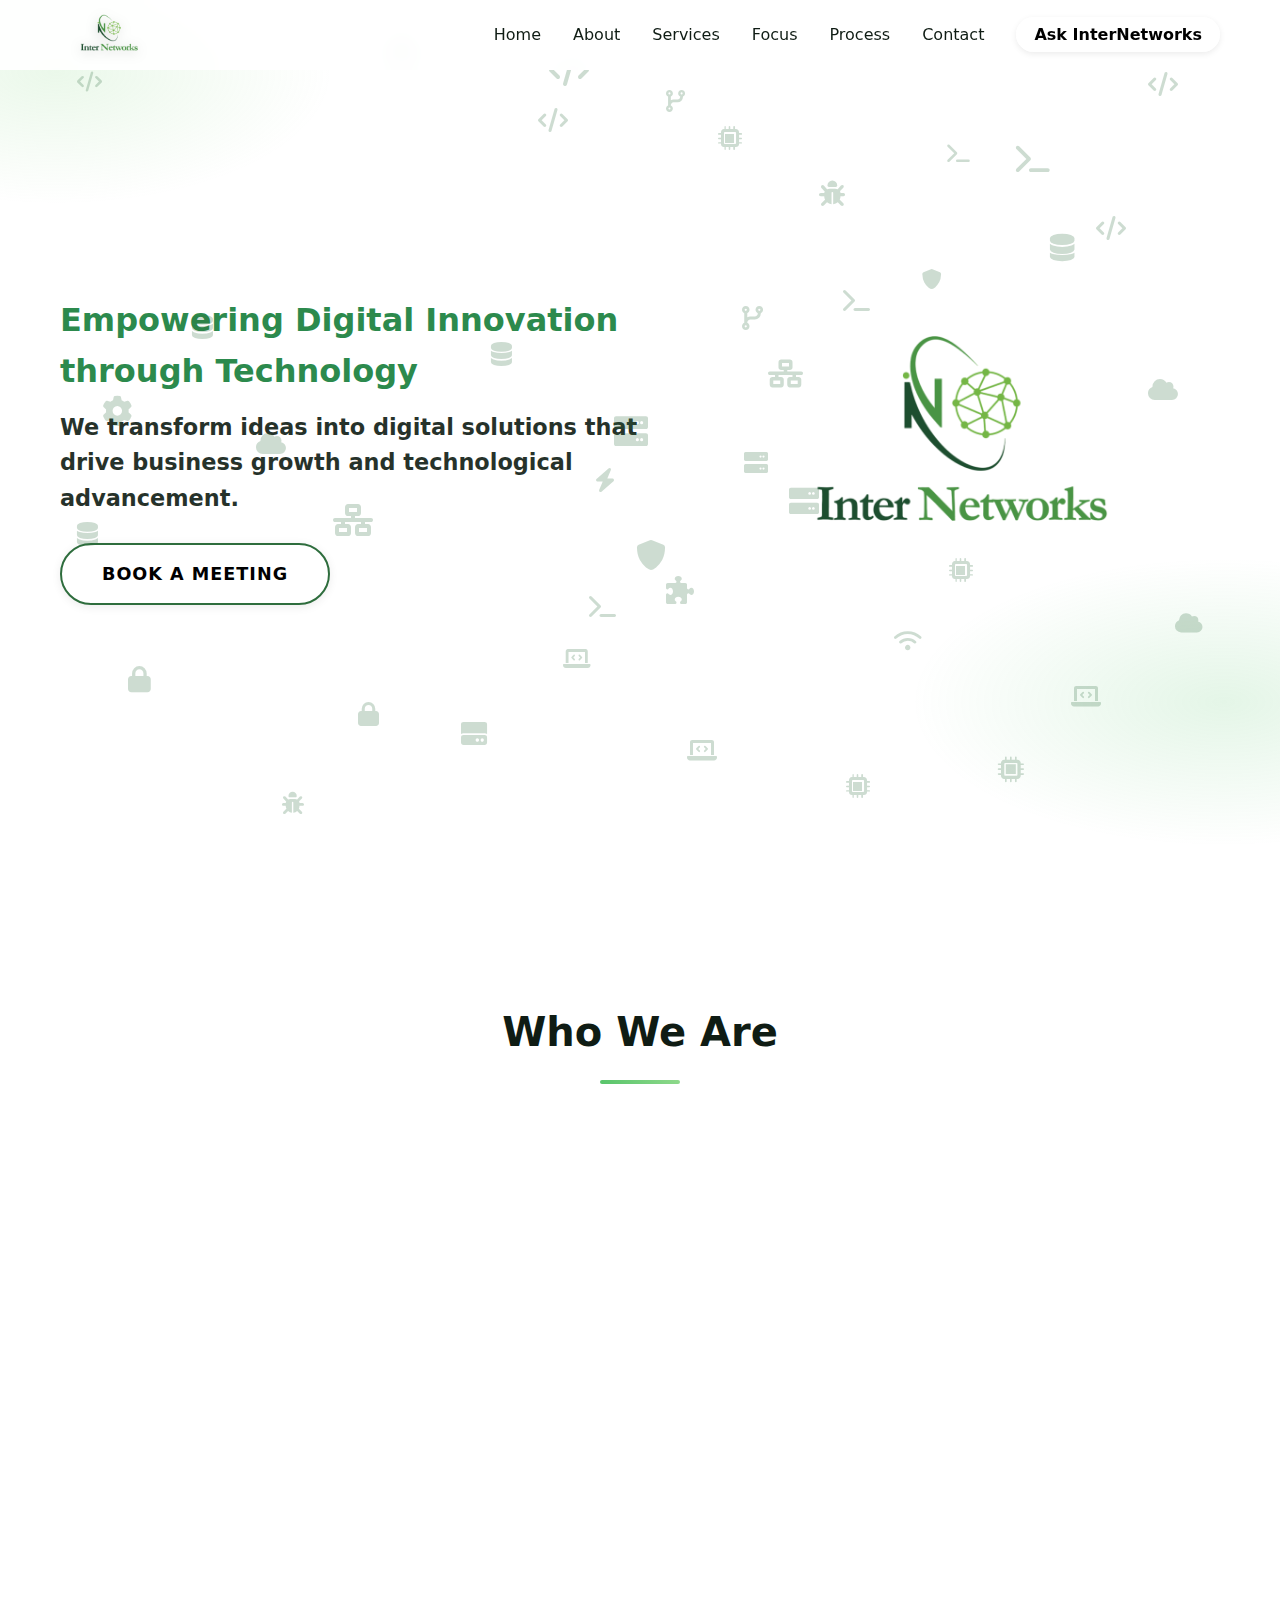
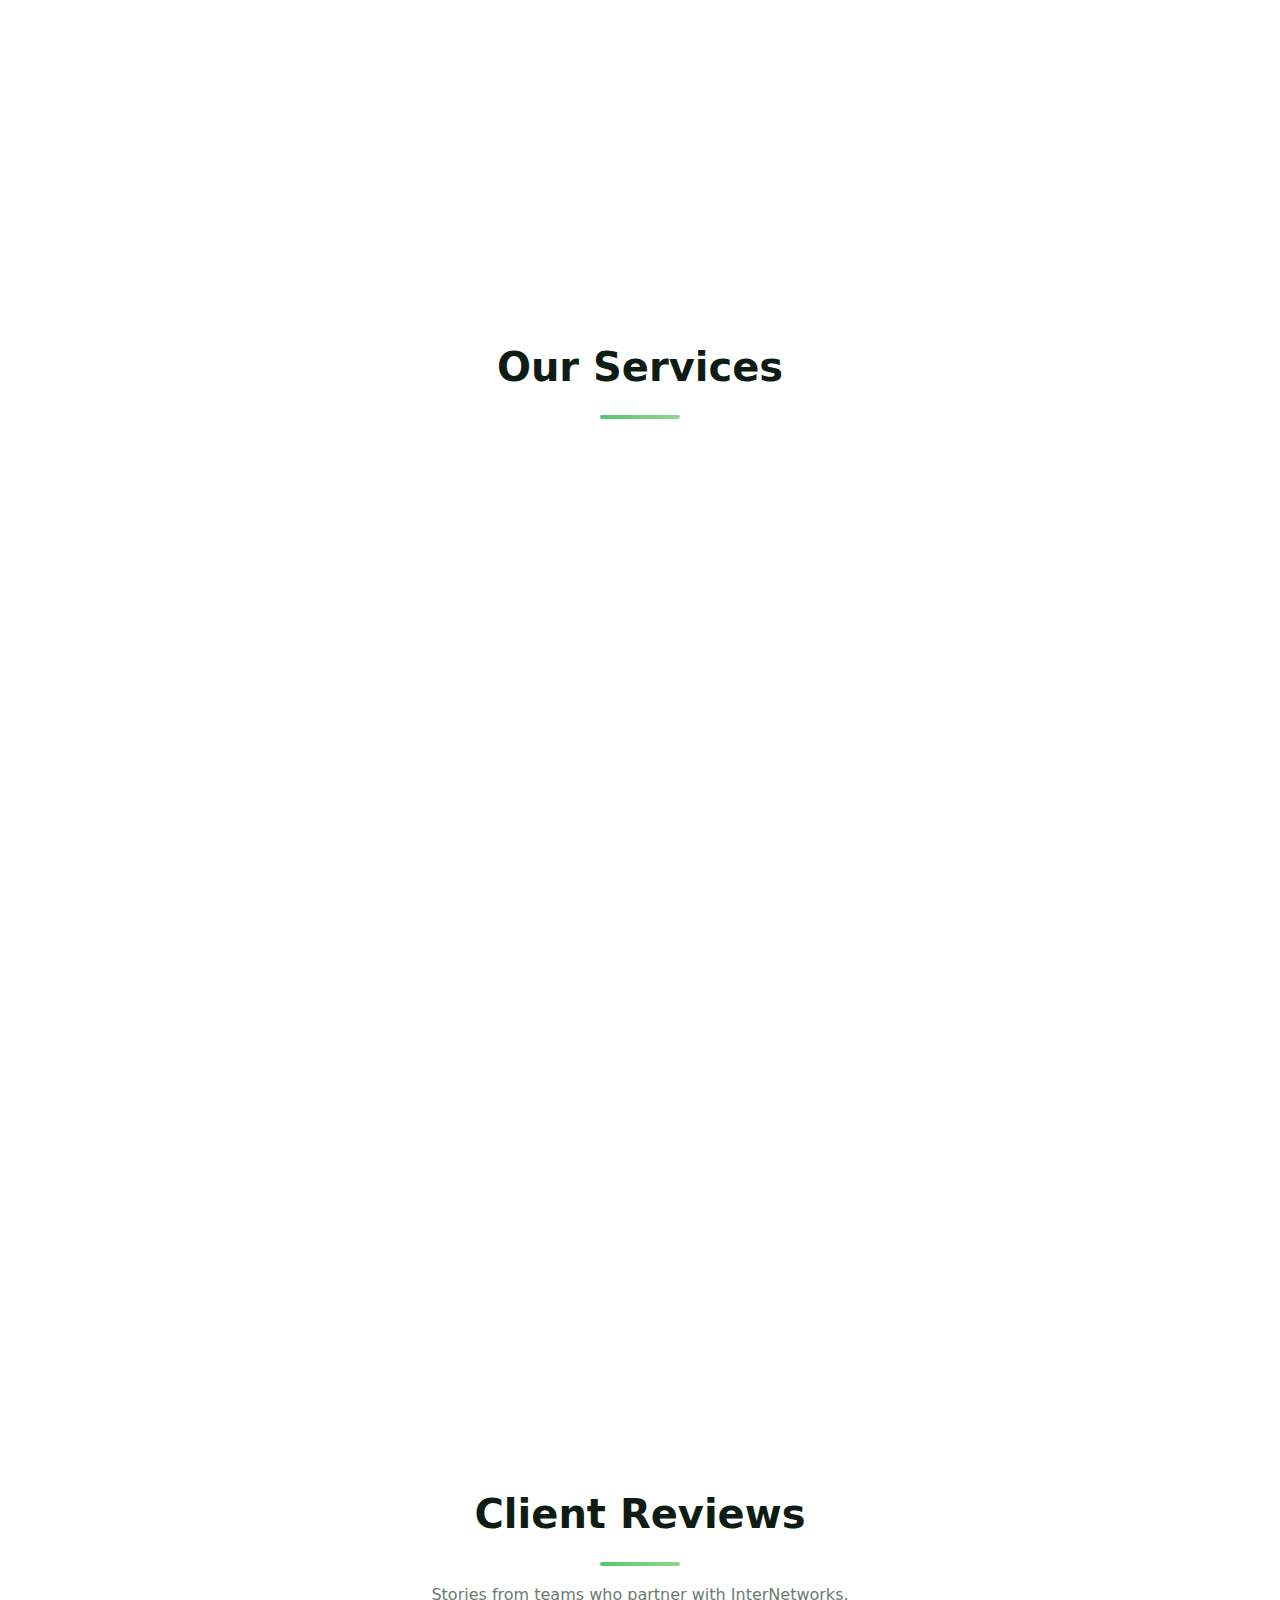
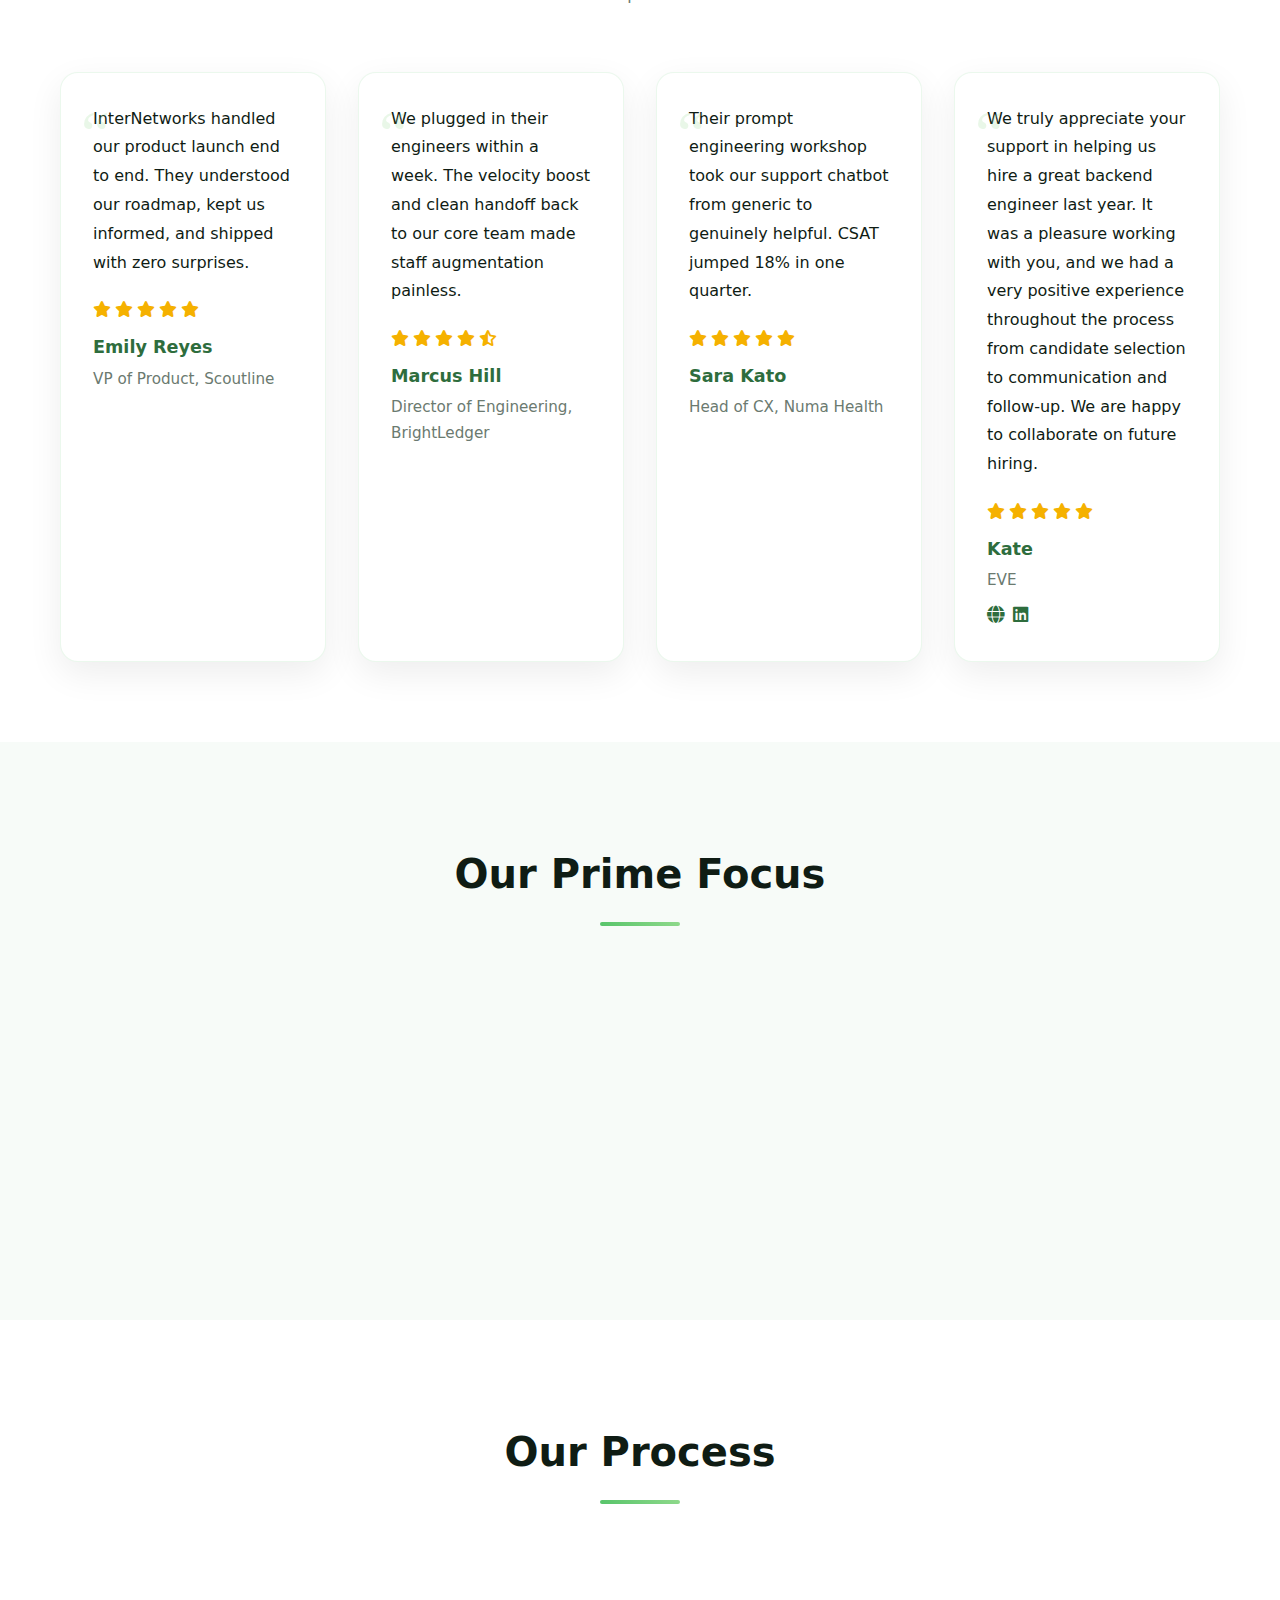
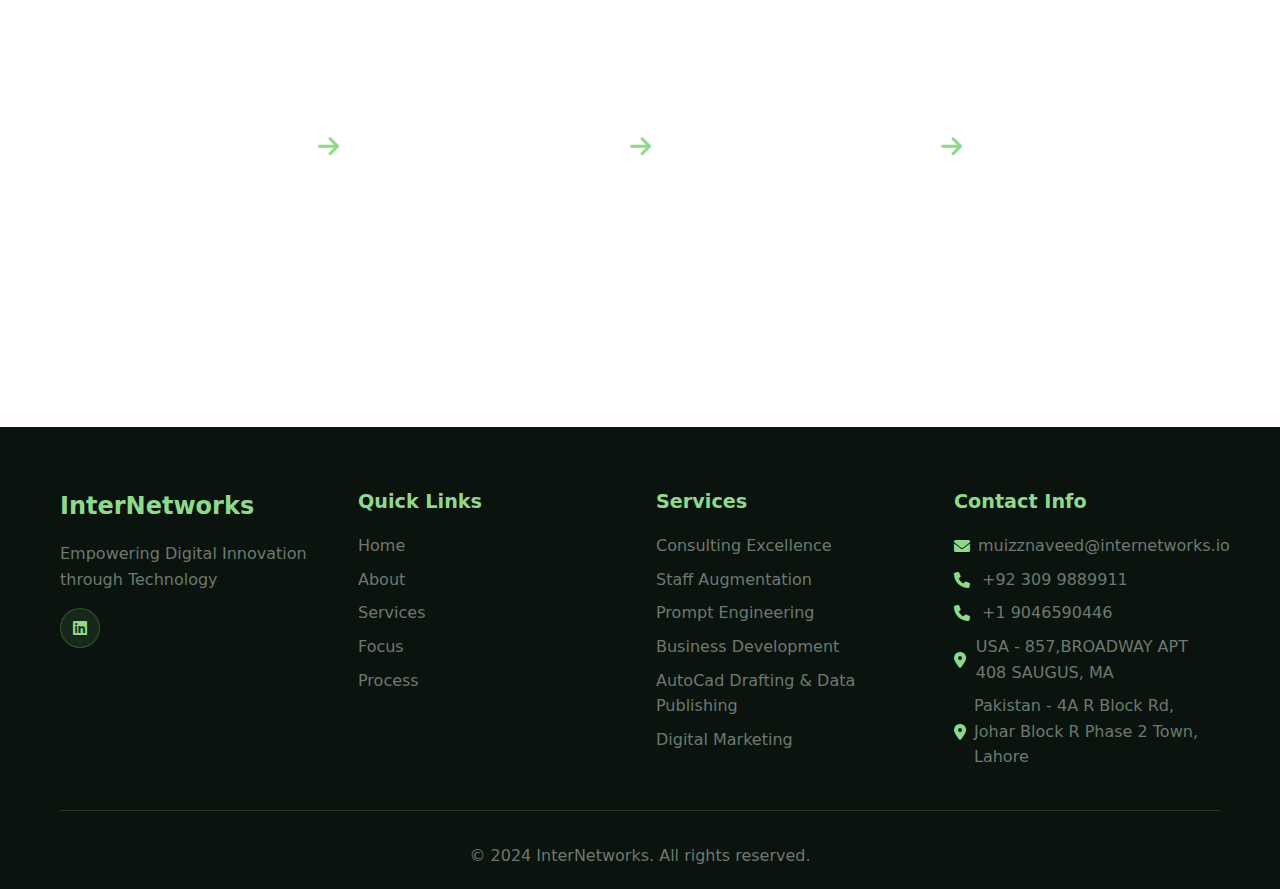
<file: index.html>
<!DOCTYPE html>
<html lang="en">

<head>
    <meta charset="UTF-8">
    <meta name="viewport" content="width=device-width, initial-scale=1.0">
    <title>InterNetworks - Empowering Digital Innovation</title>
    <link rel="stylesheet" href="styles.css">
    <link href="https://fonts.googleapis.com/css2?family=Poppins:wght@300;400;500;600;700&display=swap"
        rel="stylesheet">
    <link rel="stylesheet" href="https://cdnjs.cloudflare.com/ajax/libs/font-awesome/6.0.0/css/all.min.css">
</head>

<body>
    <!-- Navigation -->
    <nav class="navbar">
        <div class="nav-container">
            <a href="#home" class="nav-logo" aria-label="InterNetworks home">
                <img src="ivylogo.png" alt="InterNetworks logo" class="logo-img">
            </a>
            <ul class="nav-menu">
                <li><a href="#home">Home</a></li>
                <li><a href="#about">About</a></li>
                <li class="has-dropdown">
                    <a href="#services">Services</a>
                    <ul class="dropdown">
                        <li><a href="consulting.html">Consulting Excellence</a></li>
                        <li><a href="augmentation.html">Staff Augmentation</a></li>
                        <li><a href="prompt.html">Prompt Engineering</a></li>
                        <li><a href="business-development.html">Business Development</a></li>
                        <li><a href="autocad.html">AutoCAD Drafting & Data Publishing</a></li>
                         <li><a href="#services">Digital Marketing</a></li>
                    </ul>
                </li>
                <li><a href="#focus">Focus</a></li>
                <li><a href="#process">Process</a></li>
                <li><a href="#contact">Contact</a></li>
                <li class="nav-ask"><a href="https://ask.internetworks.io" target="_blank" rel="noopener">Ask
                        InterNetworks</a></li>
            </ul>
            <div class="hamburger">
                <span></span>
                <span></span>
                <span></span>
            </div>
        </div>
    </nav>

    <!-- Hero Section -->
    <section id="home" class="hero">
        <div class="hero-icons" aria-hidden="true">
            <i class="fas fa-code"></i>
            <i class="fas fa-brackets-curly"></i>
            <i class="fas fa-terminal"></i>
            <i class="fas fa-database"></i>
            <i class="fas fa-cloud"></i>
            <i class="fas fa-network-wired"></i>
            <i class="fas fa-microchip"></i>
            <i class="fas fa-lock"></i>
            <i class="fas fa-laptop-code"></i>
            <i class="fas fa-server"></i>
            <i class="fas fa-code"></i>
            <i class="fas fa-brackets-curly"></i>
            <i class="fas fa-terminal"></i>
            <i class="fas fa-database"></i>
            <i class="fas fa-microchip"></i>
            <i class="fas fa-code"></i>
            <i class="fas fa-terminal"></i>
            <i class="fas fa-database"></i>
            <i class="fas fa-cloud"></i>
            <i class="fas fa-server"></i>
            <i class="fas fa-code"></i>
            <i class="fas fa-lock"></i>
            <i class="fas fa-laptop-code"></i>
            <i class="fas fa-microchip"></i>
            <i class="fas fa-network-wired"></i>
            <i class="fas fa-code-branch"></i>
            <i class="fas fa-bug"></i>
            <i class="fas fa-shield-alt"></i>
            <i class="fas fa-cog"></i>
            <i class="fas fa-bolt"></i>
            <i class="fas fa-puzzle-piece"></i>
            <i class="fas fa-wifi"></i>
            <i class="fas fa-hdd"></i>
            <i class="fas fa-code"></i>
            <i class="fas fa-terminal"></i>
            <i class="fas fa-database"></i>
            <i class="fas fa-cloud"></i>
            <i class="fas fa-server"></i>
            <i class="fas fa-laptop-code"></i>
            <i class="fas fa-microchip"></i>
            <i class="fas fa-network-wired"></i>
            <i class="fas fa-code-branch"></i>
            <i class="fas fa-shield-alt"></i>
            <i class="fas fa-bug"></i>
        </div>
        <div class="hero-grid container">
            <div class="hero-left">
                <p class="hero-tagline"><strong>Empowering Digital Innovation through Technology</strong></p>
                <p class="hero-description"><strong>We transform ideas into digital solutions that drive business growth
                        and
                        technological advancement.</strong></p>
                <a class="cta-button" href="https://calendly.com/muizznaveed-internetworks/30min" target="_blank"
                    rel="noopener">Book a meeting</a>
            </div>
            <div class="hero-right">
                <img src="ivylogo.png" alt="InterNetworks" class="hero-logo big">
            </div>
        </div>
    </section>

    <!-- About Us Section -->
    <section id="about" class="about">
        <div class="container">
            <div class="section-header">
                <h2>Who We Are</h2>
                <div class="section-divider"></div>
            </div>
            <div class="about-content">
                <div class="about-text">
                    <p>InterNetworks is a leading IT solutions company dedicated to delivering cutting-edge technology
                        services that empower businesses to thrive in the digital age. Our team of expert developers,
                        designers, and strategists work collaboratively to create innovative solutions tailored to your
                        unique needs.</p>
                    <p>With years of experience in the industry, we combine technical expertise with creative vision to
                        transform your digital presence and drive measurable results for your business.</p>
                </div>
                <div class="about-stats">
                    <div class="stat-item">
                        <div class="stat-number" data-count="100">0+</div>
                        <div class="stat-label">Projects Completed</div>
                    </div>
                    <div class="stat-item">
                        <div class="stat-number" data-count="50">0+</div>
                        <div class="stat-label">Happy Clients</div>
                    </div>
                    <div class="stat-item">
                        <div class="stat-number" data-count="5">0+</div>
                        <div class="stat-label">Years Experience</div>
                    </div>
                </div>
            </div>
        </div>
    </section>

    <!-- Services Section -->
    <section id="services" class="services">
        <div class="container">
            <div class="section-header">
                <h2>Our Services</h2>
                <div class="section-divider"></div>
            </div>
            <div class="services-grid">
                <div class="service-item">
                    <div class="service-icon">
                        <img src="consulting.png" alt="Consulting Excellence icon">
                    </div>
                    <h3>Consulting Excellence</h3>
                    <p>Elevate your business with our expert consulting services where we provide end to end product
                        delivery. We deliver tailored solutions to drive efficiency, innovation, and growth. Welcome to
                        a partnership focused on your success.</p>
                </div>
                <div class="service-item">
                    <div class="service-icon">
                        <img src="augmentation.png" alt="Staff Augmentation icon">
                    </div>
                    <h3>Staff Augmentation</h3>
                    <p>Empower your team with our staff augmentation services. Tailored solutions, seamless integration,
                        and expertise to enhance your capabilities and drive success. Welcome to a smarter workforce.
                    </p>
                </div>
                <div class="service-item">
                    <div class="service-icon">
                        <img src="prompt.png" alt="Prompt Engineering icon">
                    </div>
                    <h3>Prompt Engineering</h3>
                    <p>We're taking AI solutions to the next level by offering Prompt Engineering as a Service. Whether
                        you're optimizing workflows, creating conversational AI, or enhancing customer engagement,
                        precise and effective prompts make all the difference.</p>
                </div>
                <div class="service-item">
                    <div class="service-icon">
                        <i class="fas fa-briefcase"></i>
                    </div>
                    <h3>Business Development</h3>
                    <p>We build and manage your outbound sales pipeline. Our BDRs find, qualify, and engage the right
                        prospects, so your sales team closes faster.</p>
                </div>
                <div class="service-item">
                    <div class="service-icon">
                        <i class="fas fa-drafting-compass"></i>
                    </div>
                    <h3>AutoCAD Drafting & Data Publishing</h3>
                    <p>From precise AutoCAD drafting to structured data publishing, we turn technical drawings into
                        reliable, shareable digital assets.</p>
                </div>
                   <div class="service-item">
                    <div class="service-icon">
                        <img src="digitalmark.png" alt="Digital Marketing icon">
                    </div>
                    <h3>Digital Marketing</h3>
                    <p>Reach and engage your audience with data driven campaigns. We deliver SEO, paid ads, content, and
                        analytics to grow your brand and conversions.</p>
            </div>
        </div>
    </section>

    <!-- Reviews Section -->
    <section id="reviews" class="reviews">
        <div class="container">
            <div class="section-header">
                <h2>Client Reviews</h2>
                <div class="section-divider"></div>
                <p class="section-subtitle">Stories from teams who partner with InterNetworks.</p>
            </div>
            <div class="reviews-grid">
                <article class="review-card">
                    <p class="review-quote">InterNetworks handled our product launch end to end. They understood our
                        roadmap, kept us informed, and shipped with zero surprises.</p>
                    <div class="review-rating" aria-label="5 star rating">
                        <i class="fas fa-star"></i>
                        <i class="fas fa-star"></i>
                        <i class="fas fa-star"></i>
                        <i class="fas fa-star"></i>
                        <i class="fas fa-star"></i>
                    </div>
                    <div class="review-author">
                        <div>
                            <h4>Emily Reyes</h4>
                            <span>VP of Product, Scoutline</span>
                        </div>
                    </div>
                </article>
                <article class="review-card">
                    <p class="review-quote">We plugged in their engineers within a week. The velocity boost and clean
                        handoff back to our core team made staff augmentation painless.</p>
                    <div class="review-rating" aria-label="4.5 star rating">
                        <i class="fas fa-star"></i>
                        <i class="fas fa-star"></i>
                        <i class="fas fa-star"></i>
                        <i class="fas fa-star"></i>
                        <i class="fa-solid fa-star-half-stroke"></i>
                    </div>
                    <div class="review-author">
                        <div>
                            <h4>Marcus Hill</h4>
                            <span>Director of Engineering, BrightLedger</span>
                        </div>
                    </div>
                </article>
                <article class="review-card">
                    <p class="review-quote">Their prompt engineering workshop took our support chatbot from generic to
                        genuinely helpful. CSAT jumped 18% in one quarter.</p>
                    <div class="review-rating" aria-label="5 star rating">
                        <i class="fas fa-star"></i>
                        <i class="fas fa-star"></i>
                        <i class="fas fa-star"></i>
                        <i class="fas fa-star"></i>
                        <i class="fas fa-star"></i>
                    </div>
                    <div class="review-author">
                        <div>
                            <h4>Sara Kato</h4>
                            <span>Head of CX, Numa Health</span>
                        </div>
                    </div>
                </article>
                <article class="review-card">
                    <p class="review-quote">We truly appreciate your support in helping us hire a great backend engineer
                        last year. It was a pleasure working with you, and we had a very positive experience throughout
                        the process from candidate selection to communication and follow-up. We are happy to collaborate
                        on future hiring.</p>
                    <div class="review-rating" aria-label="5 star rating">
                        <i class="fas fa-star"></i>
                        <i class="fas fa-star"></i>
                        <i class="fas fa-star"></i>
                        <i class="fas fa-star"></i>
                        <i class="fas fa-star"></i>
                    </div>
                    <div class="review-author">
                        <div>
                            <h4>Kate</h4>
                            <span>EVE</span>
                            <div class="review-links">
                                <a href="https://joineve.ai/" target="_blank" rel="noopener" aria-label="EVE website">
                                    <i class="fas fa-globe"></i>
                                </a>
                                <a href="https://www.linkedin.com/company/joineveai/" target="_blank" rel="noopener"
                                    aria-label="EVE on LinkedIn">
                                    <i class="fab fa-linkedin"></i>
                                </a>
                            </div>
                        </div>
                    </div>
                </article>
            </div>
        </div>
    </section>

    <!-- Prime Focus Section -->
    <section id="focus" class="focus">
        <div class="container">
            <div class="section-header">
                <h2>Our Prime Focus</h2>
                <div class="section-divider"></div>
            </div>
            <div class="focus-scroller" id="focus-scroller">
                <article class="focus-slide">
                    <div class="focus-icon-slide"><img src="ai.png" alt="Artificial Intelligence icon"></div>
                    <div class="focus-copy">
                        <h3>Artificial Intelligence</h3>
                        <p>Transform your business with our AI as a Service. We provide tailored AI solutions for
                            predictive analytics, automation, and enhanced decision-making. Harness the power of AI
                            today!</p>
                    </div>
                </article>
                <article class="focus-slide">
                    <div class="focus-icon-slide"><img src="stack.png" alt="Full-Stack Development icon"></div>
                    <div class="focus-copy">
                        <h3>Full-Stack Development</h3>
                        <p>We provide end-to-end Full Stack Development tailored to your business needs. Our expertise
                            spans front-end, back-end, and databases, ensuring visually appealing and scalable web
                            applications.</p>
                    </div>
                </article>
                <article class="focus-slide">
                    <div class="focus-icon-slide"><img src="sales.png" alt="Salesforce icon"></div>
                    <div class="focus-copy">
                        <h3>Sales Force</h3>
                        <p>Strategic Implementation: We strategically implement and customize Salesforce to optimize
                            sales processes, automate workflows, and improve customer engagement. Comprehensive training
                            and support ensure your team maximizes the benefits.</p>
                    </div>
                </article>
                <article class="focus-slide">
                    <div class="focus-icon-slide"><img src="erp.png" alt="ERP icon"></div>
                    <div class="focus-copy">
                        <h3>ERP</h3>
                        <p>Custom Integration: Our ERP solutions seamlessly integrate with your existing systems,
                            streamlining processes and providing real-time insights for enhanced operational efficiency.
                        </p>
                    </div>
                </article>
                <article class="focus-slide">
                    <div class="focus-icon-slide"><img src="microsoft.png" alt="Microsoft 365 icon"></div>
                    <div class="focus-copy">
                        <h3>Microsoft 365</h3>
                        <p>Enhance productivity with Microsoft 365. We offer seamless integration, cloud storage, and
                            collaboration tools to streamline your business operations. Upgrade to Microsoft 365 today!
                        </p>
                    </div>
                </article>
            </div>
        </div>
    </section>

    <!-- Process Section -->
    <section id="process" class="process">
        <div class="container">
            <div class="section-header">
                <h2>Our Process</h2>
                <div class="section-divider"></div>
            </div>
            <div class="process-steps">
                <div class="process-step">
                    <div class="step-number">1</div>
                    <div class="step-content">
                        <h3>Discover</h3>
                        <p>We begin by understanding your business goals, challenges, and requirements through detailed
                            consultation and analysis.</p>
                    </div>
                </div>
                <div class="process-arrow">
                    <i class="fas fa-arrow-right"></i>
                </div>
                <div class="process-step">
                    <div class="step-number">2</div>
                    <div class="step-content">
                        <h3>Plan</h3>
                        <p>Our team creates a comprehensive strategy and roadmap tailored to your specific needs and
                            objectives.</p>
                    </div>
                </div>
                <div class="process-arrow">
                    <i class="fas fa-arrow-right"></i>
                </div>
                <div class="process-step">
                    <div class="step-number">3</div>
                    <div class="step-content">
                        <h3>Develop</h3>
                        <p>We implement the solution using agile methodologies, ensuring regular communication and
                            iterative improvements.</p>
                    </div>
                </div>
                <div class="process-arrow">
                    <i class="fas fa-arrow-right"></i>
                </div>
                <div class="process-step">
                    <div class="step-number">4</div>
                    <div class="step-content">
                        <h3>Deliver</h3>
                        <p>We deploy the solution and provide comprehensive training and ongoing support to ensure your
                            success.</p>
                    </div>
                </div>
            </div>
        </div>
    </section>

    <!-- Footer -->
    <footer id="contact" class="footer">
        <div class="container">
            <div class="footer-content">
                <div class="footer-section">
                    <h3>InterNetworks</h3>
                    <p>Empowering Digital Innovation through Technology</p>
                    <div class="social-links">
                        <a href="https://www.linkedin.com/company/inter-networks-io"><i class="fab fa-linkedin"></i></a>
                    </div>
                </div>
                <div class="footer-section">
                    <h4>Quick Links</h4>
                    <ul>
                        <li><a href="#home">Home</a></li>
                        <li><a href="#about">About</a></li>
                        <li><a href="#services">Services</a></li>
                        <li><a href="#focus">Focus</a></li>
                        <li><a href="#process">Process</a></li>
                    </ul>
                </div>
                <div class="footer-section">
                    <h4>Services</h4>
                    <ul>
                        <li><a href="#services">Consulting Excellence</a></li>
                        <li><a href="#services">Staff Augmentation</a></li>
                        <li><a href="#services">Prompt Engineering</a></li>
                        <li><a href="#services">Business Development</a></li>
                        <li><a href="#services">AutoCad Drafting & Data Publishing</a></li>
                        <li><a href="#services">Digital Marketing</a></li>
                    </ul>
                </div>
                <div class="footer-section">
                    <h4>Contact Info</h4>
                    <div class="contact-info">
                        <p><i class="fas fa-envelope"></i> muizznaveed@internetworks.io</p>
                        <p><i class="fas fa-phone"></i> +92 309 9889911 </p>
                        <p><i class="fas fa-phone"></i> +1 9046590446 </p>
                        <p><i class="fas fa-map-marker-alt"></i> USA - 857,BROADWAY APT 408 SAUGUS, MA</p>
                        <p><i class="fas fa-map-marker-alt"></i> Pakistan - 4A R Block Rd, Johar Block R Phase 2 Town,
                            Lahore</p>
                    </div>
                </div>
            </div>
            <div class="footer-bottom">
                <p>&copy; 2024 InterNetworks. All rights reserved.</p>
            </div>
        </div>
    </footer>

    <script>
        // Simple mobile menu toggle
        const hamburger = document.querySelector('.hamburger');
        const navMenu = document.querySelector('.nav-menu');

        hamburger.addEventListener('click', () => {
            hamburger.classList.toggle('active');
            navMenu.classList.toggle('active');
        });

        // Smooth scrolling for navigation links
        document.querySelectorAll('a[href^="#"]').forEach(anchor => {
            anchor.addEventListener('click', function (e) {
                e.preventDefault();
                const target = document.querySelector(this.getAttribute('href'));
                if (target) {
                    target.scrollIntoView({
                        behavior: 'smooth',
                        block: 'start'
                    });
                }
                // Close mobile menu when clicking a link
                navMenu.classList.remove('active');
                hamburger.classList.remove('active');
            });
        });

        // Scroll animations
        const observerOptions = {
            threshold: 0.1,
            rootMargin: '0px 0px -50px 0px'
        };

        const observer = new IntersectionObserver((entries) => {
            entries.forEach(entry => {
                if (entry.isIntersecting) {
                    entry.target.classList.add('visible');
                }
            });
        }, observerOptions);

        // Add fade-in class to elements and observe them
        document.addEventListener('DOMContentLoaded', () => {
            const elementsToAnimate = [
                '.about-content',
                '.service-item',
                '.focus-slide',
                '.process-step',
                '.stat-item'
            ];

            elementsToAnimate.forEach(selector => {
                const elements = document.querySelectorAll(selector);
                elements.forEach(el => {
                    el.classList.add('fade-in');
                    observer.observe(el);
                });
            });
        });

        // Navbar background change on scroll (opacity reacts to scroll direction)
        let lastScrollY = window.scrollY || 0;
        window.addEventListener('scroll', () => {
            const navbar = document.querySelector('.navbar');
            if (!navbar) return;

            const currentY = window.scrollY || 0;

            // At very top (home hero)
            if (currentY <= 10) {
                navbar.style.background = 'rgba(255, 255, 255, 0.9)';
                navbar.style.boxShadow = 'none';
            }
            // Scrolling down – make navbar more transparent
            else if (currentY > lastScrollY) {
                navbar.style.background = 'rgba(255, 255, 255, 0.6)';
                navbar.style.boxShadow = '0 3px 12px rgba(0,0,0,0.04)';
            }
            // Scrolling up – bring opacity back
            else {
                navbar.style.background = 'rgba(255, 255, 255, 0.98)';
                navbar.style.boxShadow = '0 6px 20px rgba(0,0,0,0.06)';
            }

            lastScrollY = currentY;
        });

        // Horizontal wheel scrolling for focus scroller
        const focusScroller = document.getElementById('focus-scroller');
        if (focusScroller) {
            focusScroller.addEventListener('wheel', (e) => {
                const verticalDominant = Math.abs(e.deltaY) > Math.abs(e.deltaX);
                if (verticalDominant) {
                    e.preventDefault();
                    focusScroller.scrollBy({ left: e.deltaY, behavior: 'smooth' });
                }
            }, { passive: false });
        }

        // Count-up animation for stats
        function animateCounter(element) {
            const target = parseInt(element.getAttribute('data-count'));
            const duration = 2000; // 2 seconds
            const startTime = performance.now();

            const updateCounter = (currentTime) => {
                const elapsed = currentTime - startTime;
                const progress = Math.min(elapsed / duration, 1);

                // Easing function for smooth animation
                const easeOutQuart = 1 - Math.pow(1 - progress, 4);
                const current = Math.floor(easeOutQuart * target);

                element.textContent = current + '+';

                if (progress < 1) {
                    requestAnimationFrame(updateCounter);
                } else {
                    element.textContent = target + '+';
                }
            };

            requestAnimationFrame(updateCounter);
        }

        // Observe stats section for count-up animation
        const statsObserver = new IntersectionObserver((entries) => {
            entries.forEach(entry => {
                if (entry.isIntersecting) {
                    const statNumbers = entry.target.querySelectorAll('.stat-number[data-count]');
                    statNumbers.forEach(stat => {
                        if (!stat.classList.contains('counted')) {
                            stat.classList.add('counted');
                            animateCounter(stat);
                        }
                    });
                    statsObserver.unobserve(entry.target);
                }
            });
        }, { threshold: 0.5 });

        // Observe the about section
        document.addEventListener('DOMContentLoaded', () => {
            const aboutSection = document.querySelector('.about');
            if (aboutSection) {
                statsObserver.observe(aboutSection);
            }
        });
    </script>
</body>

</html>
</file>
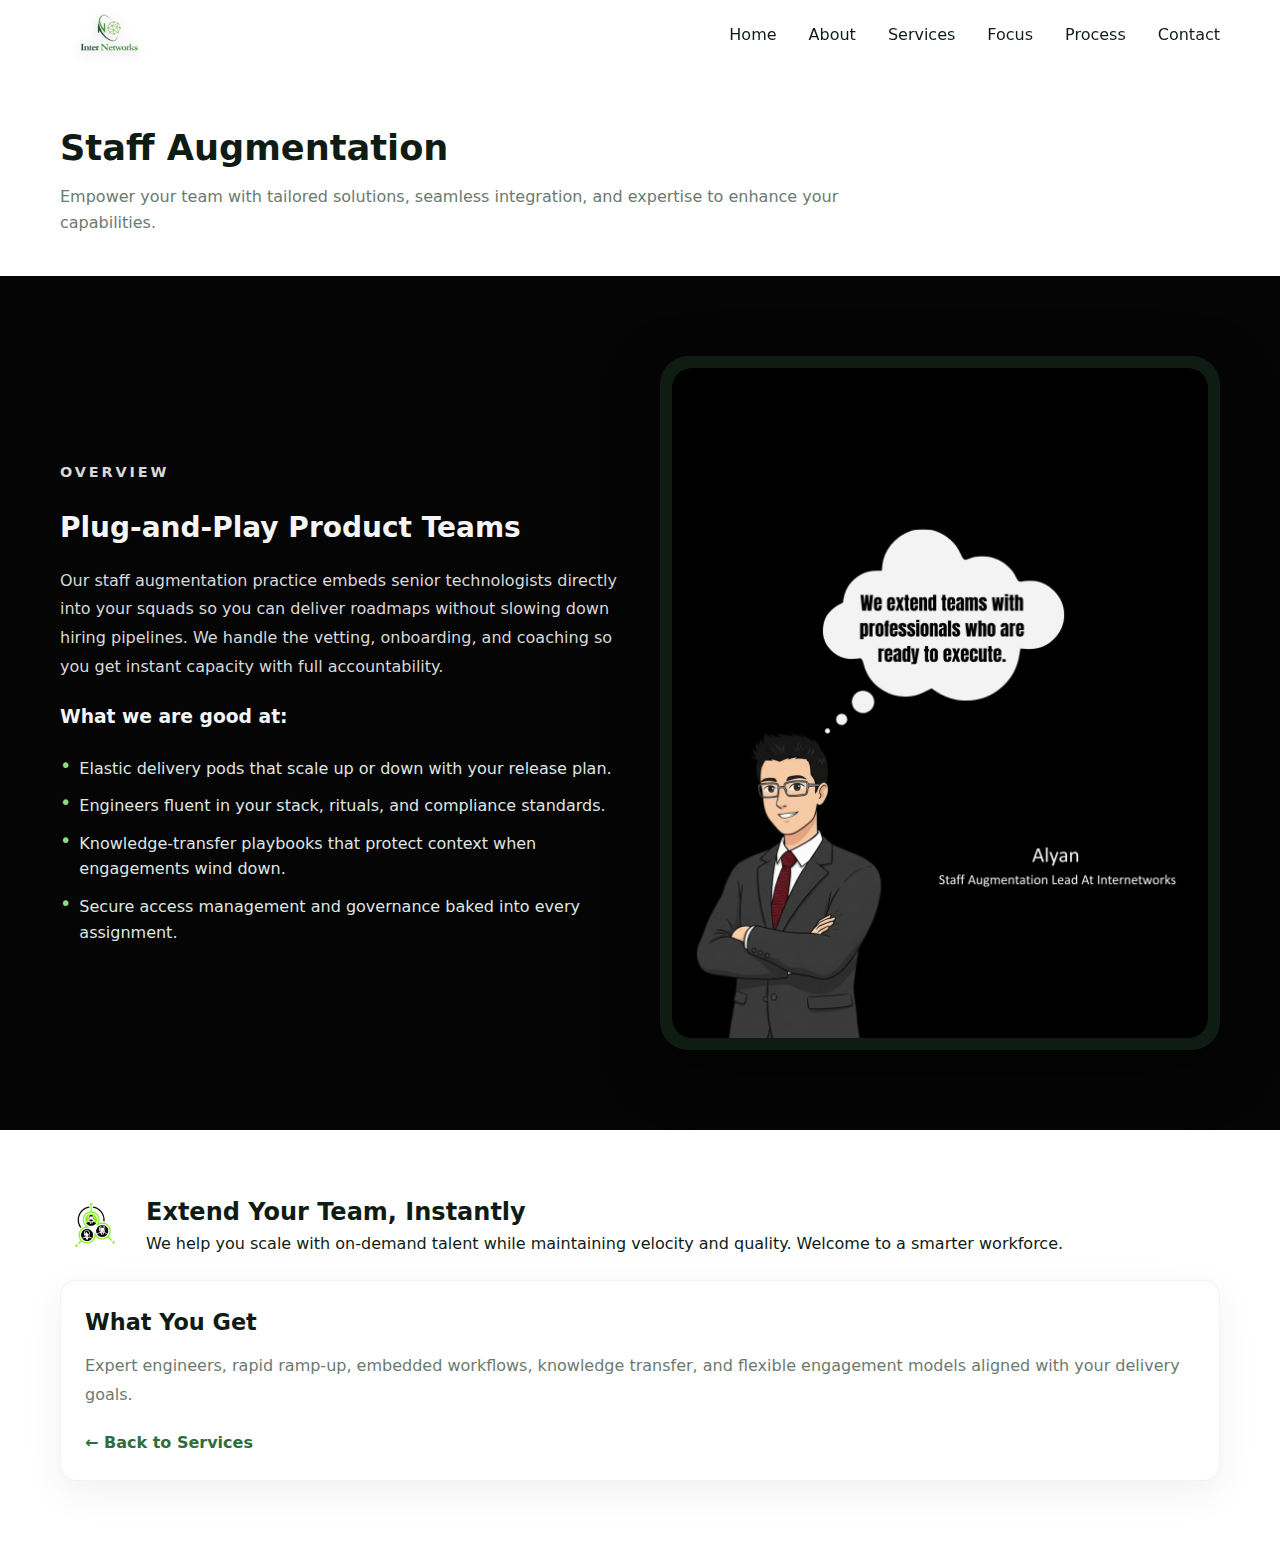
<file: augmentation.html>
<!DOCTYPE html>
<html lang="en">

<head>
    <meta charset="UTF-8">
    <meta name="viewport" content="width=device-width, initial-scale=1.0">
    <title>Staff Augmentation - InterNetworks</title>
    <link rel="stylesheet" href="styles.css">
    <link href="https://fonts.googleapis.com/css2?family=Poppins:wght@300;400;500;600;700&display=swap"
        rel="stylesheet">
    <link rel="stylesheet" href="https://cdnjs.cloudflare.com/ajax/libs/font-awesome/6.0.0/css/all.min.css">
    <link rel="icon" href="ivylogo.png">
    <style>
        .page-hero {
            padding: 120px 0 40px;
            background: var(--surface)
        }

        .page-hero h1 {
            font-size: 2.2rem;
            margin-bottom: .5rem
        }

        .page-hero p {
            color: var(--muted);
            max-width: 800px
        }

        .service-overview {
            padding: 80px 0;
            background: #050505;
            color: #f5f5f5
        }

        .overview-section {
            display: grid;
            grid-template-columns: repeat(auto-fit, minmax(280px, 1fr));
            gap: 40px;
            align-items: center
        }

        .overview-content h2 {
            font-size: 1.75rem;
            margin-bottom: 1rem
        }

        .overview-content p {
            line-height: 1.8;
            margin-bottom: 1.25rem;
            color: #d9d9d9
        }

        .overview-eyebrow {
            letter-spacing: .2em;
            font-size: .9rem;
            text-transform: uppercase;
            margin-bottom: 1rem;
            color: #8fd98b;
            font-weight: 600
        }

        .overview-list {
            list-style: none;
            padding: 0;
            margin: 1.5rem 0 0 0;
            display: flex;
            flex-direction: column;
            gap: .75rem;
            color: #dfe6e2
        }

        .overview-list li {
            display: flex;
            gap: .5rem
        }

        .overview-list li::before {
            content: '•';
            color: #8fd98b;
            font-size: 1.2rem;
            line-height: 1.2rem
        }

        .overview-image {
            background: #0f1c14;
            padding: 12px;
            border-radius: 28px;
            box-shadow: 0 20px 60px rgba(0, 0, 0, .45)
        }

        .overview-image img {
            width: 100%;
            height: 100%;
            display: block;
            border-radius: 20px;
            object-fit: cover
        }

        .service-detail {
            padding: 60px 0 80px
        }

        .service-header {
            display: flex;
            align-items: center;
            gap: 16px;
            margin-bottom: 20px
        }

        .service-header .icon {
            width: 70px;
            height: 70px;
            border-radius: 50%;
            display: flex;
            align-items: center;
            justify-content: center;
            background: transparent
        }

        .service-header .icon img {
            width: 44px;
            height: 44px;
            object-fit: contain;
            display: block
        }

        .service-card {
            background: var(--surface);
            border: 1px solid rgba(87, 196, 106, .12);
            border-radius: 16px;
            box-shadow: 0 12px 40px rgba(0, 0, 0, .06);
            padding: 24px
        }

        .service-card h2 {
            font-size: 1.4rem;
            margin-bottom: .75rem
        }

        .service-card p {
            color: var(--muted);
            line-height: 1.8
        }

        .back-home {
            display: inline-block;
            margin-top: 20px;
            text-decoration: none;
            color: var(--primary-3);
            font-weight: 600
        }
    </style>
    <script>
        document.addEventListener('DOMContentLoaded', () => { window.scrollTo(0, 0) });
    </script>
</head>

<body>
    <nav class="navbar">
        <div class="nav-container">
            <a href="index.html#home" class="nav-logo" aria-label="InterNetworks home">
                <img src="ivylogo.png" alt="InterNetworks logo" class="logo-img">
            </a>
            <ul class="nav-menu">
                <li><a href="index.html#home">Home</a></li>
                <li><a href="index.html#about">About</a></li>
                <li class="has-dropdown">
                    <a href="index.html#services">Services</a>
                    <ul class="dropdown">
                        <li><a href="consulting.html">Consulting Excellence</a></li>
                        <li><a href="augmentation.html">Staff Augmentation</a></li>
                        <li><a href="prompt.html">Prompt Engineering</a></li>
                        <li><a href="business-development.html">Business Development</a></li>
                        <li><a href="autocad.html">AutoCAD Drafting & Data Publishing</a></li>
                    </ul>
                </li>
                <li><a href="index.html#focus">Focus</a></li>
                <li><a href="index.html#process">Process</a></li>
                <li><a href="index.html#contact">Contact</a></li>
            </ul>
            <div class="hamburger"><span></span><span></span><span></span></div>
        </div>
    </nav>

    <section class="page-hero">
        <div class="container">
            <h1>Staff Augmentation</h1>
            <p>Empower your team with tailored solutions, seamless integration, and expertise to enhance your
                capabilities.</p>
        </div>
    </section>

    <section class="service-overview">
        <div class="container overview-section">
            <div class="overview-content">
                <p class="overview-eyebrow">Overview</p>
                <h2>Plug-and-Play Product Teams</h2>
                <p>Our staff augmentation practice embeds senior technologists directly into your squads so you can
                    deliver roadmaps without slowing down hiring pipelines. We handle the vetting, onboarding, and
                    coaching so you get instant capacity with full accountability.</p>
                <h3>What we are good at:</h3>
                <ul class="overview-list">
                    <li>Elastic delivery pods that scale up or down with your release plan.</li>
                    <li>Engineers fluent in your stack, rituals, and compliance standards.</li>
                    <li>Knowledge-transfer playbooks that protect context when engagements wind down.</li>
                    <li>Secure access management and governance baked into every assignment.</li>
                </ul>
            </div>
            <div class="overview-image">
                <img src="sa.png" alt="Developers collaborating on laptops">
            </div>
        </div>
    </section>

    <section class="service-detail">
        <div class="container">
            <div class="service-header">
                <div class="icon"><img src="augmentation.png" alt="Augmentation icon"></div>
                <div>
                    <h2>Extend Your Team, Instantly</h2>
                    <p>We help you scale with on-demand talent while maintaining velocity and quality. Welcome to a
                        smarter workforce.</p>
                </div>
            </div>
            <div class="service-card">
                <h2>What You Get</h2>
                <p>Expert engineers, rapid ramp-up, embedded workflows, knowledge transfer, and flexible engagement
                    models aligned with your delivery goals.</p>
                <a class="back-home" href="index.html#services">← Back to Services</a>
            </div>
        </div>
    </section>
</body>

</html>
</file>
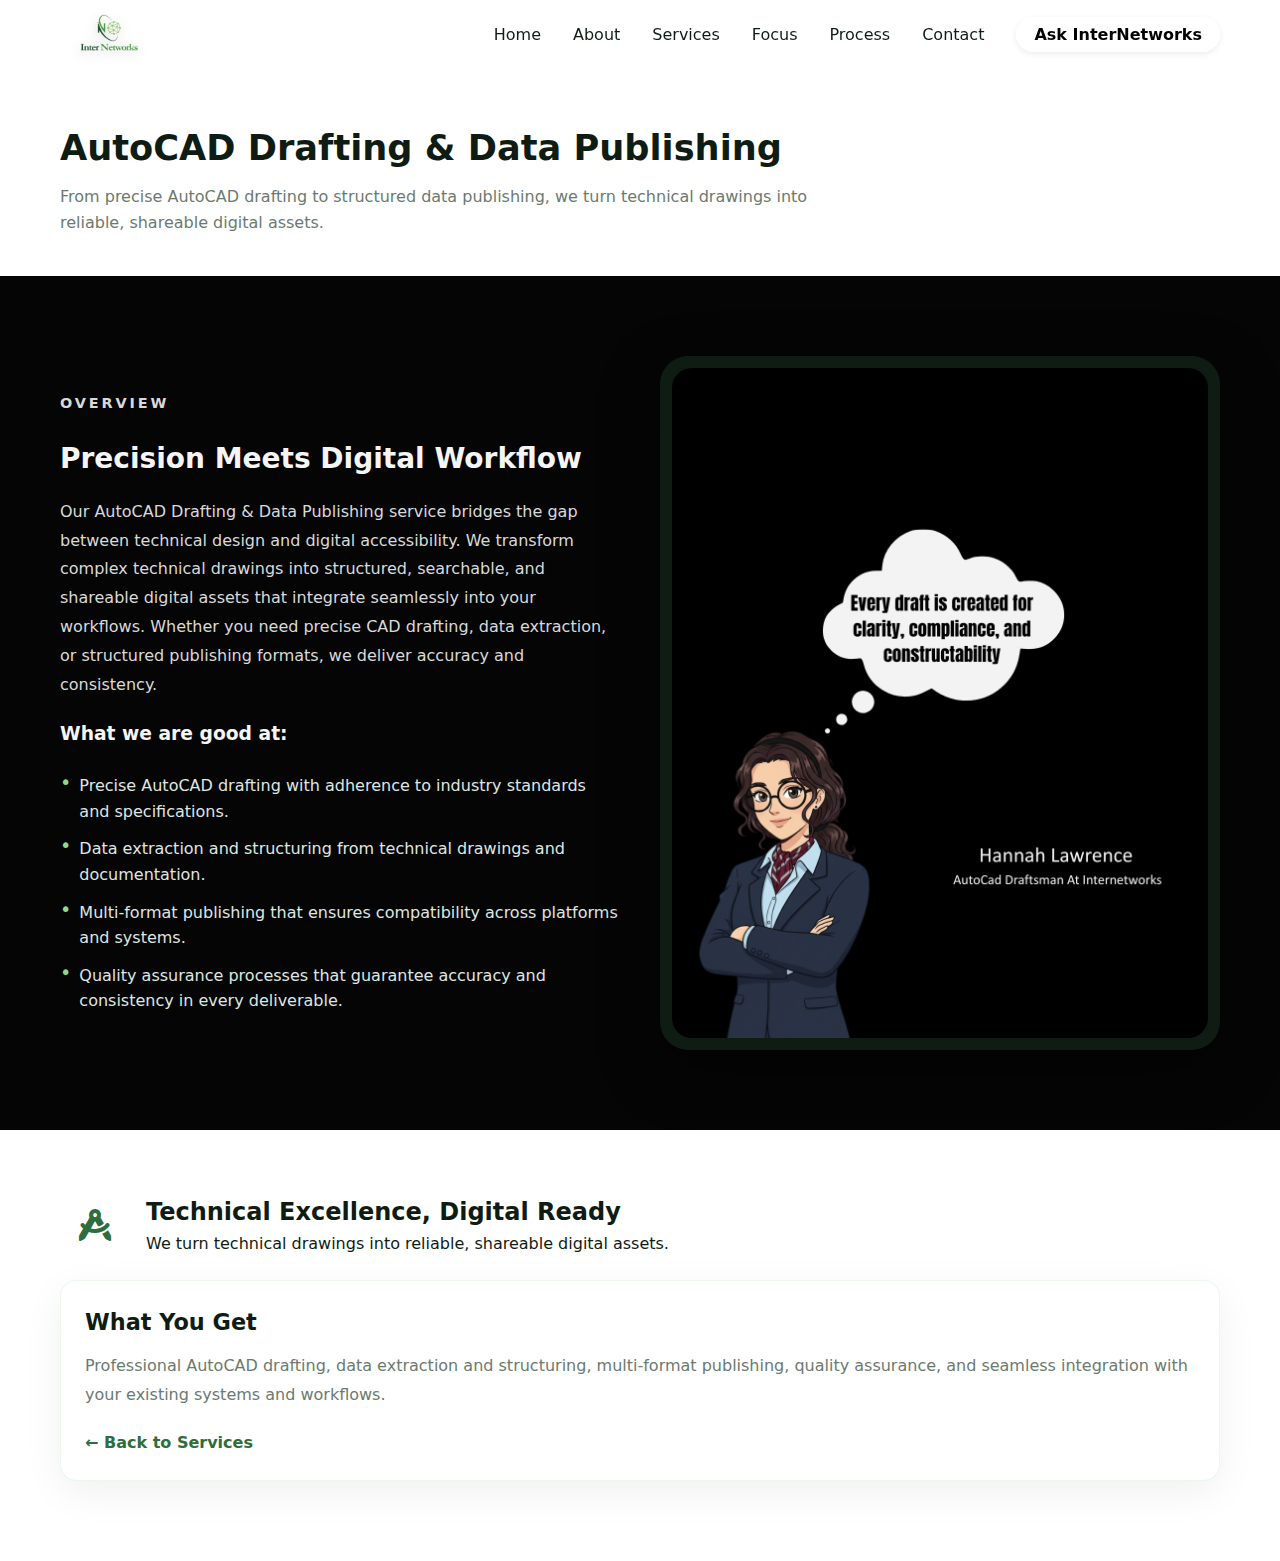
<file: autocad.html>
<!DOCTYPE html>
<html lang="en">

<head>
    <meta charset="UTF-8">
    <meta name="viewport" content="width=device-width, initial-scale=1.0">
    <title>AutoCAD Drafting & Data Publishing - InterNetworks</title>
    <link rel="stylesheet" href="styles.css">
    <link
        href="https://fonts.googleapis.com/css2?family=Poppins:wght@300;400;500;600;700&display=swap"
        rel="stylesheet">
    <link rel="stylesheet"
        href="https://cdnjs.cloudflare.com/ajax/libs/font-awesome/6.0.0/css/all.min.css">
    <link rel="icon" href="ivylogo.png">
    <style>
        .page-hero {
            padding: 120px 0 40px;
            background: var(--surface)
        }

        .page-hero h1 {
            font-size: 2.2rem;
            margin-bottom: .5rem
        }

        .page-hero p {
            color: var(--muted);
            max-width: 800px
        }

        .service-overview {
            padding: 80px 0;
            background: #050505;
            color: #f5f5f5
        }

        .overview-section {
            display: grid;
            grid-template-columns: repeat(auto-fit, minmax(280px, 1fr));
            gap: 40px;
            align-items: center
        }

        .overview-content h2 {
            font-size: 1.75rem;
            margin-bottom: 1rem
        }

        .overview-content p {
            line-height: 1.8;
            margin-bottom: 1.25rem;
            color: #d9d9d9
        }

        .overview-eyebrow {
            letter-spacing: .2em;
            font-size: .9rem;
            text-transform: uppercase;
            margin-bottom: 1rem;
            color: #8fd98b;
            font-weight: 600
        }

        .overview-list {
            list-style: none;
            padding: 0;
            margin: 1.5rem 0 0 0;
            display: flex;
            flex-direction: column;
            gap: .75rem;
            color: #dfe6e2
        }

        .overview-list li {
            display: flex;
            gap: .5rem
        }

        .overview-list li::before {
            content: '•';
            color: #8fd98b;
            font-size: 1.2rem;
            line-height: 1.2rem
        }

        .overview-image {
            background: #0f1c14;
            padding: 12px;
            border-radius: 28px;
            box-shadow: 0 20px 60px rgba(0, 0, 0, .45)
        }

        .overview-image img {
            width: 100%;
            height: 100%;
            display: block;
            border-radius: 20px;
            object-fit: cover
        }

        .service-detail {
            padding: 60px 0 80px
        }

        .service-header {
            display: flex;
            align-items: center;
            gap: 16px;
            margin-bottom: 20px
        }

        .service-header .icon {
            width: 70px;
            height: 70px;
            border-radius: 50%;
            display: flex;
            align-items: center;
            justify-content: center;
            background: transparent
        }

        .service-header .icon i {
            font-size: 2rem;
            color: var(--primary-3);
        }

        .service-card {
            background: var(--surface);
            border: 1px solid rgba(87, 196, 106, .12);
            border-radius: 16px;
            box-shadow: 0 12px 40px rgba(0, 0, 0, .06);
            padding: 24px
        }

        .service-card h2 {
            font-size: 1.4rem;
            margin-bottom: .75rem
        }

        .service-card p {
            color: var(--muted);
            line-height: 1.8
        }

        .back-home {
            display: inline-block;
            margin-top: 20px;
            text-decoration: none;
            color: var(--primary-3);
            font-weight: 600
        }
    </style>
    <script>
        document.addEventListener('DOMContentLoaded', () => { window.scrollTo(0, 0) });
    </script>
</head>

<body>
    <nav class="navbar">
        <div class="nav-container">
            <a href="index.html#home" class="nav-logo" aria-label="InterNetworks home">
                <img src="ivylogo.png" alt="InterNetworks logo" class="logo-img">
            </a>
            <ul class="nav-menu">
                <li><a href="index.html#home">Home</a></li>
                <li><a href="index.html#about">About</a></li>
                <li class="has-dropdown">
                    <a href="index.html#services">Services</a>
                    <ul class="dropdown">
                        <li><a href="consulting.html">Consulting Excellence</a></li>
                        <li><a href="augmentation.html">Staff Augmentation</a></li>
                        <li><a href="prompt.html">Prompt Engineering</a></li>
                        <li><a href="business-development.html">Business Development</a></li>
                        <li><a href="autocad.html">AutoCAD Drafting & Data Publishing</a></li>
                    </ul>
                </li>
                <li><a href="index.html#focus">Focus</a></li>
                <li><a href="index.html#process">Process</a></li>
                <li><a href="index.html#contact">Contact</a></li>
                <li class="nav-ask"><a href="https://ask.internetworks.io" target="_blank" rel="noopener">Ask
                        InterNetworks</a></li>
            </ul>
            <div class="hamburger"><span></span><span></span><span></span></div>
        </div>
    </nav>

    <section class="page-hero">
        <div class="container">
            <h1>AutoCAD Drafting & Data Publishing</h1>
            <p>From precise AutoCAD drafting to structured data publishing, we turn technical drawings into reliable, shareable digital assets.</p>
        </div>
    </section>

    <section class="service-overview">
        <div class="container overview-section">
            <div class="overview-content">
                <p class="overview-eyebrow">Overview</p>
                <h2>Precision Meets Digital Workflow</h2>
                <p>Our AutoCAD Drafting & Data Publishing service bridges the gap between technical design and digital accessibility. We transform complex technical drawings into structured, searchable, and shareable digital assets that integrate seamlessly into your workflows. Whether you need precise CAD drafting, data extraction, or structured publishing formats, we deliver accuracy and consistency.</p>
                <h3>What we are good at:</h3>
                <ul class="overview-list">
                    <li>Precise AutoCAD drafting with adherence to industry standards and specifications.</li>
                    <li>Data extraction and structuring from technical drawings and documentation.</li>
                    <li>Multi-format publishing that ensures compatibility across platforms and systems.</li>
                    <li>Quality assurance processes that guarantee accuracy and consistency in every deliverable.</li>
                </ul>
            </div>
            <div class="overview-image">
                <img src="acd.png" alt="AutoCAD Drafting">
            </div>
        </div>
    </section>

    <section class="service-detail">
        <div class="container">
            <div class="service-header">
                <div class="icon"><i class="fas fa-drafting-compass"></i></div>
                <div>
                    <h2>Technical Excellence, Digital Ready</h2>
                    <p>We turn technical drawings into reliable, shareable digital assets.</p>
                </div>
            </div>
            <div class="service-card">
                <h2>What You Get</h2>
                <p>Professional AutoCAD drafting, data extraction and structuring, multi-format publishing, quality assurance, and seamless integration with your existing systems and workflows.</p>
                <a class="back-home" href="index.html#services">← Back to Services</a>
            </div>
        </div>
    </section>
</body>

</html>
</file>
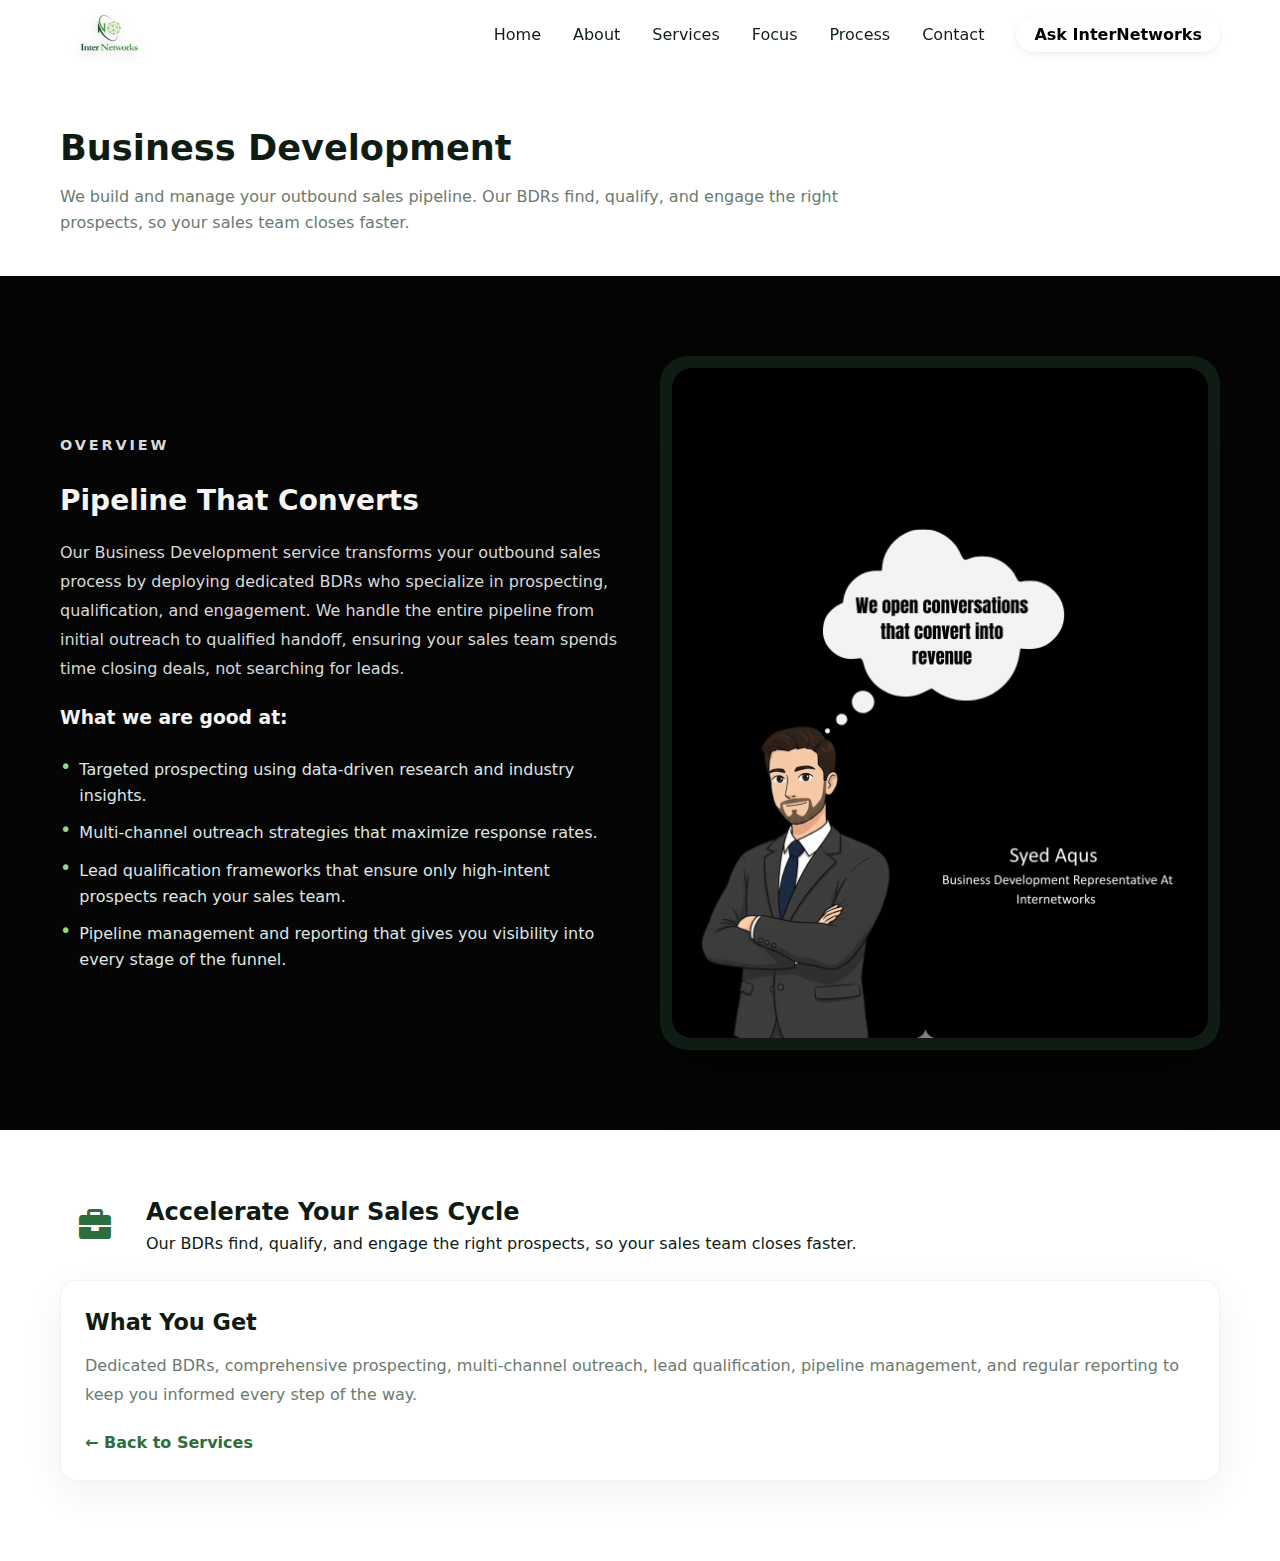
<file: business-development.html>
<!DOCTYPE html>
<html lang="en">

<head>
    <meta charset="UTF-8">
    <meta name="viewport" content="width=device-width, initial-scale=1.0">
    <title>Business Development - InterNetworks</title>
    <link rel="stylesheet" href="styles.css">
    <link
        href="https://fonts.googleapis.com/css2?family=Poppins:wght@300;400;500;600;700&display=swap"
        rel="stylesheet">
    <link rel="stylesheet"
        href="https://cdnjs.cloudflare.com/ajax/libs/font-awesome/6.0.0/css/all.min.css">
    <link rel="icon" href="ivylogo.png">
    <style>
        .page-hero {
            padding: 120px 0 40px;
            background: var(--surface)
        }

        .page-hero h1 {
            font-size: 2.2rem;
            margin-bottom: .5rem
        }

        .page-hero p {
            color: var(--muted);
            max-width: 800px
        }

        .service-overview {
            padding: 80px 0;
            background: #050505;
            color: #f5f5f5
        }

        .overview-section {
            display: grid;
            grid-template-columns: repeat(auto-fit, minmax(280px, 1fr));
            gap: 40px;
            align-items: center
        }

        .overview-content h2 {
            font-size: 1.75rem;
            margin-bottom: 1rem
        }

        .overview-content p {
            line-height: 1.8;
            margin-bottom: 1.25rem;
            color: #d9d9d9
        }

        .overview-eyebrow {
            letter-spacing: .2em;
            font-size: .9rem;
            text-transform: uppercase;
            margin-bottom: 1rem;
            color: #8fd98b;
            font-weight: 600
        }

        .overview-list {
            list-style: none;
            padding: 0;
            margin: 1.5rem 0 0 0;
            display: flex;
            flex-direction: column;
            gap: .75rem;
            color: #dfe6e2
        }

        .overview-list li {
            display: flex;
            gap: .5rem
        }

        .overview-list li::before {
            content: '•';
            color: #8fd98b;
            font-size: 1.2rem;
            line-height: 1.2rem
        }

        .overview-image {
            background: #0f1c14;
            padding: 12px;
            border-radius: 28px;
            box-shadow: 0 20px 60px rgba(0, 0, 0, .45)
        }

        .overview-image img {
            width: 100%;
            height: 100%;
            display: block;
            border-radius: 20px;
            object-fit: cover
        }

        .service-detail {
            padding: 60px 0 80px
        }

        .service-header {
            display: flex;
            align-items: center;
            gap: 16px;
            margin-bottom: 20px
        }

        .service-header .icon {
            width: 70px;
            height: 70px;
            border-radius: 50%;
            display: flex;
            align-items: center;
            justify-content: center;
            background: transparent
        }

        .service-header .icon i {
            font-size: 2rem;
            color: var(--primary-3);
        }

        .service-card {
            background: var(--surface);
            border: 1px solid rgba(87, 196, 106, .12);
            border-radius: 16px;
            box-shadow: 0 12px 40px rgba(0, 0, 0, .06);
            padding: 24px
        }

        .service-card h2 {
            font-size: 1.4rem;
            margin-bottom: .75rem
        }

        .service-card p {
            color: var(--muted);
            line-height: 1.8
        }

        .back-home {
            display: inline-block;
            margin-top: 20px;
            text-decoration: none;
            color: var(--primary-3);
            font-weight: 600
        }
    </style>
    <script>
        document.addEventListener('DOMContentLoaded', () => { window.scrollTo(0, 0) });
    </script>
</head>

<body>
    <nav class="navbar">
        <div class="nav-container">
            <a href="index.html#home" class="nav-logo" aria-label="InterNetworks home">
                <img src="ivylogo.png" alt="InterNetworks logo" class="logo-img">
            </a>
            <ul class="nav-menu">
                <li><a href="index.html#home">Home</a></li>
                <li><a href="index.html#about">About</a></li>
                <li class="has-dropdown">
                    <a href="index.html#services">Services</a>
                    <ul class="dropdown">
                        <li><a href="consulting.html">Consulting Excellence</a></li>
                        <li><a href="augmentation.html">Staff Augmentation</a></li>
                        <li><a href="prompt.html">Prompt Engineering</a></li>
                        <li><a href="business-development.html">Business Development</a></li>
                        <li><a href="autocad.html">AutoCAD Drafting & Data Publishing</a></li>
                    </ul>
                </li>
                <li><a href="index.html#focus">Focus</a></li>
                <li><a href="index.html#process">Process</a></li>
                <li><a href="index.html#contact">Contact</a></li>
                <li class="nav-ask"><a href="https://ask.internetworks.io" target="_blank" rel="noopener">Ask
                        InterNetworks</a></li>
            </ul>
            <div class="hamburger"><span></span><span></span><span></span></div>
        </div>
    </nav>

    <section class="page-hero">
        <div class="container">
            <h1>Business Development</h1>
            <p>We build and manage your outbound sales pipeline. Our BDRs find, qualify, and engage the right prospects, so your sales team closes faster.</p>
        </div>
    </section>

    <section class="service-overview">
        <div class="container overview-section">
            <div class="overview-content">
                <p class="overview-eyebrow">Overview</p>
                <h2>Pipeline That Converts</h2>
                <p>Our Business Development service transforms your outbound sales process by deploying dedicated BDRs who specialize in prospecting, qualification, and engagement. We handle the entire pipeline from initial outreach to qualified handoff, ensuring your sales team spends time closing deals, not searching for leads.</p>
                <h3>What we are good at:</h3>
                <ul class="overview-list">
                    <li>Targeted prospecting using data-driven research and industry insights.</li>
                    <li>Multi-channel outreach strategies that maximize response rates.</li>
                    <li>Lead qualification frameworks that ensure only high-intent prospects reach your sales team.</li>
                    <li>Pipeline management and reporting that gives you visibility into every stage of the funnel.</li>
                </ul>
            </div>
            <div class="overview-image">
                <img src="bdr.png" alt="Business Development">
            </div>
        </div>
    </section>

    <section class="service-detail">
        <div class="container">
            <div class="service-header">
                <div class="icon"><i class="fas fa-briefcase"></i></div>
                <div>
                    <h2>Accelerate Your Sales Cycle</h2>
                    <p>Our BDRs find, qualify, and engage the right prospects, so your sales team closes faster.</p>
                </div>
            </div>
            <div class="service-card">
                <h2>What You Get</h2>
                <p>Dedicated BDRs, comprehensive prospecting, multi-channel outreach, lead qualification, pipeline management, and regular reporting to keep you informed every step of the way.</p>
                <a class="back-home" href="index.html#services">← Back to Services</a>
            </div>
        </div>
    </section>
</body>

</html>
</file>
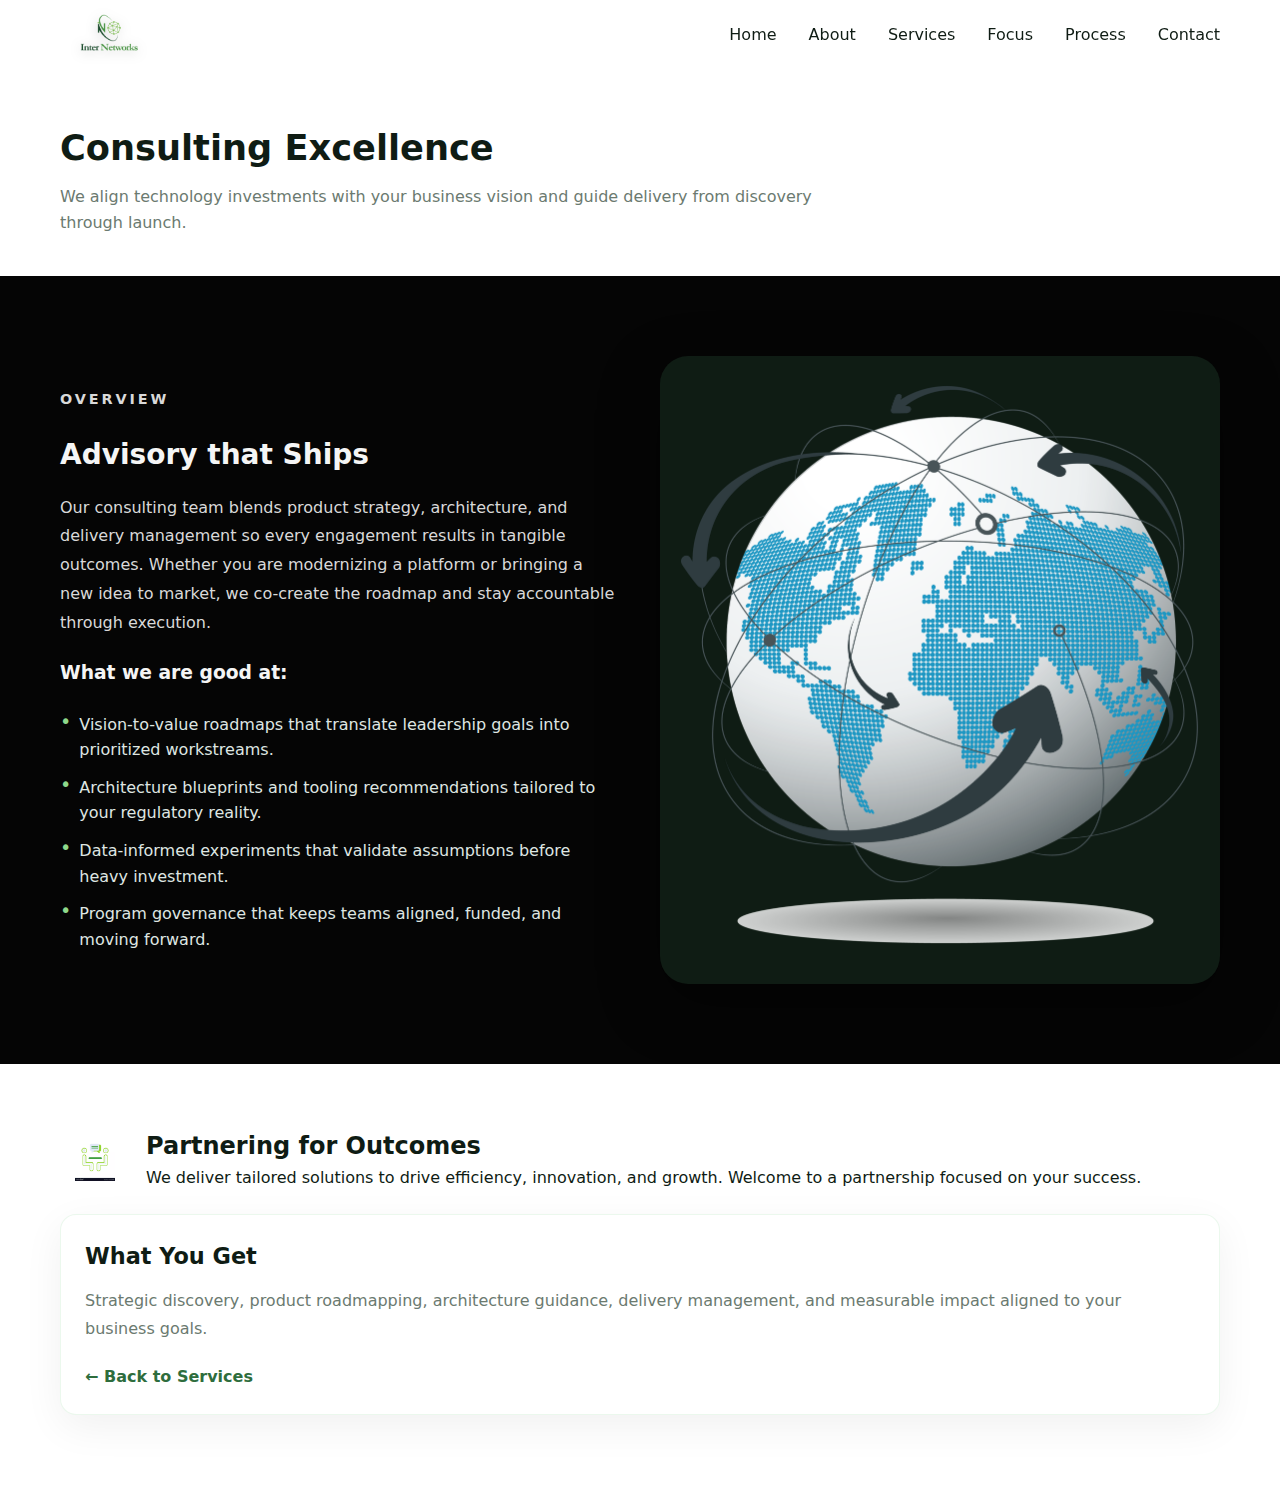
<file: consulting.html>
<!DOCTYPE html>
<html lang="en">

<head>
    <meta charset="UTF-8">
    <meta name="viewport" content="width=device-width, initial-scale=1.0">
    <title>Consulting Excellence - InterNetworks</title>
    <link rel="stylesheet" href="styles.css">
    <link
        href="https://fonts.googleapis.com/css2?family=Poppins:wght@300;400;500;600;700&display=swap"
        rel="stylesheet">
    <link rel="stylesheet"
        href="https://cdnjs.cloudflare.com/ajax/libs/font-awesome/6.0.0/css/all.min.css">
    <link rel="icon" href="ivylogo.png">
    <style>
        .page-hero {
            padding: 120px 0 40px;
            background: var(--surface)
        }

        .page-hero h1 {
            font-size: 2.2rem;
            margin-bottom: .5rem
        }

        .page-hero p {
            color: var(--muted);
            max-width: 800px
        }

        .service-overview {
            padding: 80px 0;
            background: #050505;
            color: #f5f5f5
        }

        .overview-section {
            display: grid;
            grid-template-columns: repeat(auto-fit, minmax(280px, 1fr));
            gap: 40px;
            align-items: center
        }

        .overview-content h2 {
            font-size: 1.75rem;
            margin-bottom: 1rem
        }

        .overview-content p {
            line-height: 1.8;
            margin-bottom: 1.25rem;
            color: #d9d9d9
        }

        .overview-eyebrow {
            letter-spacing: .2em;
            font-size: .9rem;
            text-transform: uppercase;
            margin-bottom: 1rem;
            color: #8fd98b;
            font-weight: 600
        }

        .overview-list {
            list-style: none;
            padding: 0;
            margin: 1.5rem 0 0 0;
            display: flex;
            flex-direction: column;
            gap: .75rem;
            color: #dfe6e2
        }

        .overview-list li {
            display: flex;
            gap: .5rem
        }

        .overview-list li::before {
            content: '•';
            color: #8fd98b;
            font-size: 1.2rem;
            line-height: 1.2rem
        }

        .overview-image {
            background: #0f1c14;
            padding: 12px;
            border-radius: 28px;
            box-shadow: 0 20px 60px rgba(0, 0, 0, .45)
        }

        .overview-image img {
            width: 100%;
            height: 100%;
            display: block;
            border-radius: 20px;
            object-fit: cover
        }

        .service-detail {
            padding: 60px 0 80px
        }

        .service-header {
            display: flex;
            align-items: center;
            gap: 16px;
            margin-bottom: 20px
        }

        .service-header .icon {
            width: 70px;
            height: 70px;
            border-radius: 50%;
            display: flex;
            align-items: center;
            justify-content: center;
            background: transparent
        }

        .service-header .icon img {
            width: 44px;
            height: 44px;
            object-fit: contain;
            display: block
        }

        .service-card {
            background: var(--surface);
            border: 1px solid rgba(87, 196, 106, .12);
            border-radius: 16px;
            box-shadow: 0 12px 40px rgba(0, 0, 0, .06);
            padding: 24px
        }

        .service-card h2 {
            font-size: 1.4rem;
            margin-bottom: .75rem
        }

        .service-card p {
            color: var(--muted);
            line-height: 1.8
        }

        .back-home {
            display: inline-block;
            margin-top: 20px;
            text-decoration: none;
            color: var(--primary-3);
            font-weight: 600
        }
    </style>
    <script>
        document.addEventListener('DOMContentLoaded', () => { window.scrollTo(0, 0) });
    </script>
</head>

<body>
    <nav class="navbar">
        <div class="nav-container">
            <a href="index.html#home" class="nav-logo" aria-label="InterNetworks home">
                <img src="ivylogo.png" alt="InterNetworks logo" class="logo-img">
            </a>
            <ul class="nav-menu">
                <li><a href="index.html#home">Home</a></li>
                <li><a href="index.html#about">About</a></li>
                <li class="has-dropdown">
                    <a href="index.html#services">Services</a>
                    <ul class="dropdown">
                        <li><a href="consulting.html">Consulting Excellence</a></li>
                        <li><a href="augmentation.html">Staff Augmentation</a></li>
                        <li><a href="prompt.html">Prompt Engineering</a></li>
                        <li><a href="business-development.html">Business Development</a></li>
                        <li><a href="autocad.html">AutoCAD Drafting & Data Publishing</a></li>
                    </ul>
                </li>
                <li><a href="index.html#focus">Focus</a></li>
                <li><a href="index.html#process">Process</a></li>
                <li><a href="index.html#contact">Contact</a></li>
            </ul>
            <div class="hamburger"><span></span><span></span><span></span></div>
        </div>
    </nav>

    <section class="page-hero">
        <div class="container">
            <h1>Consulting Excellence</h1>
            <p>We align technology investments with your business vision and guide delivery from discovery through launch.</p>
        </div>
    </section>

    <section class="service-overview">
        <div class="container overview-section">
            <div class="overview-content">
                <p class="overview-eyebrow">Overview</p>
                <h2>Advisory that Ships</h2>
                <p>Our consulting team blends product strategy, architecture, and delivery management so every engagement results in tangible outcomes. Whether you are modernizing a platform or bringing a new idea to market, we co-create the roadmap and stay accountable through execution.</p>
                <h3>What we are good at:</h3>
                <ul class="overview-list">
                    <li>Vision-to-value roadmaps that translate leadership goals into prioritized workstreams.</li>
                    <li>Architecture blueprints and tooling recommendations tailored to your regulatory reality.</li>
                    <li>Data-informed experiments that validate assumptions before heavy investment.</li>
                    <li>Program governance that keeps teams aligned, funded, and moving forward.</li>
                </ul>
            </div>
            <div class="overview-image">
                <img src="home.png" alt="Consulting workshop">
            </div>
        </div>
    </section>

    <section class="service-detail">
        <div class="container">
            <div class="service-header">
                <div class="icon"><img src="consulting.png" alt="Consulting icon"></div>
                <div>
                    <h2>Partnering for Outcomes</h2>
                    <p>We deliver tailored solutions to drive efficiency, innovation, and growth. Welcome to a partnership focused on your success.</p>
                </div>
            </div>
            <div class="service-card">
                <h2>What You Get</h2>
                <p>Strategic discovery, product roadmapping, architecture guidance, delivery management, and measurable impact aligned to your business goals.</p>
                <a class="back-home" href="index.html#services">← Back to Services</a>
            </div>
        </div>
    </section>
</body>

</html>
</file>
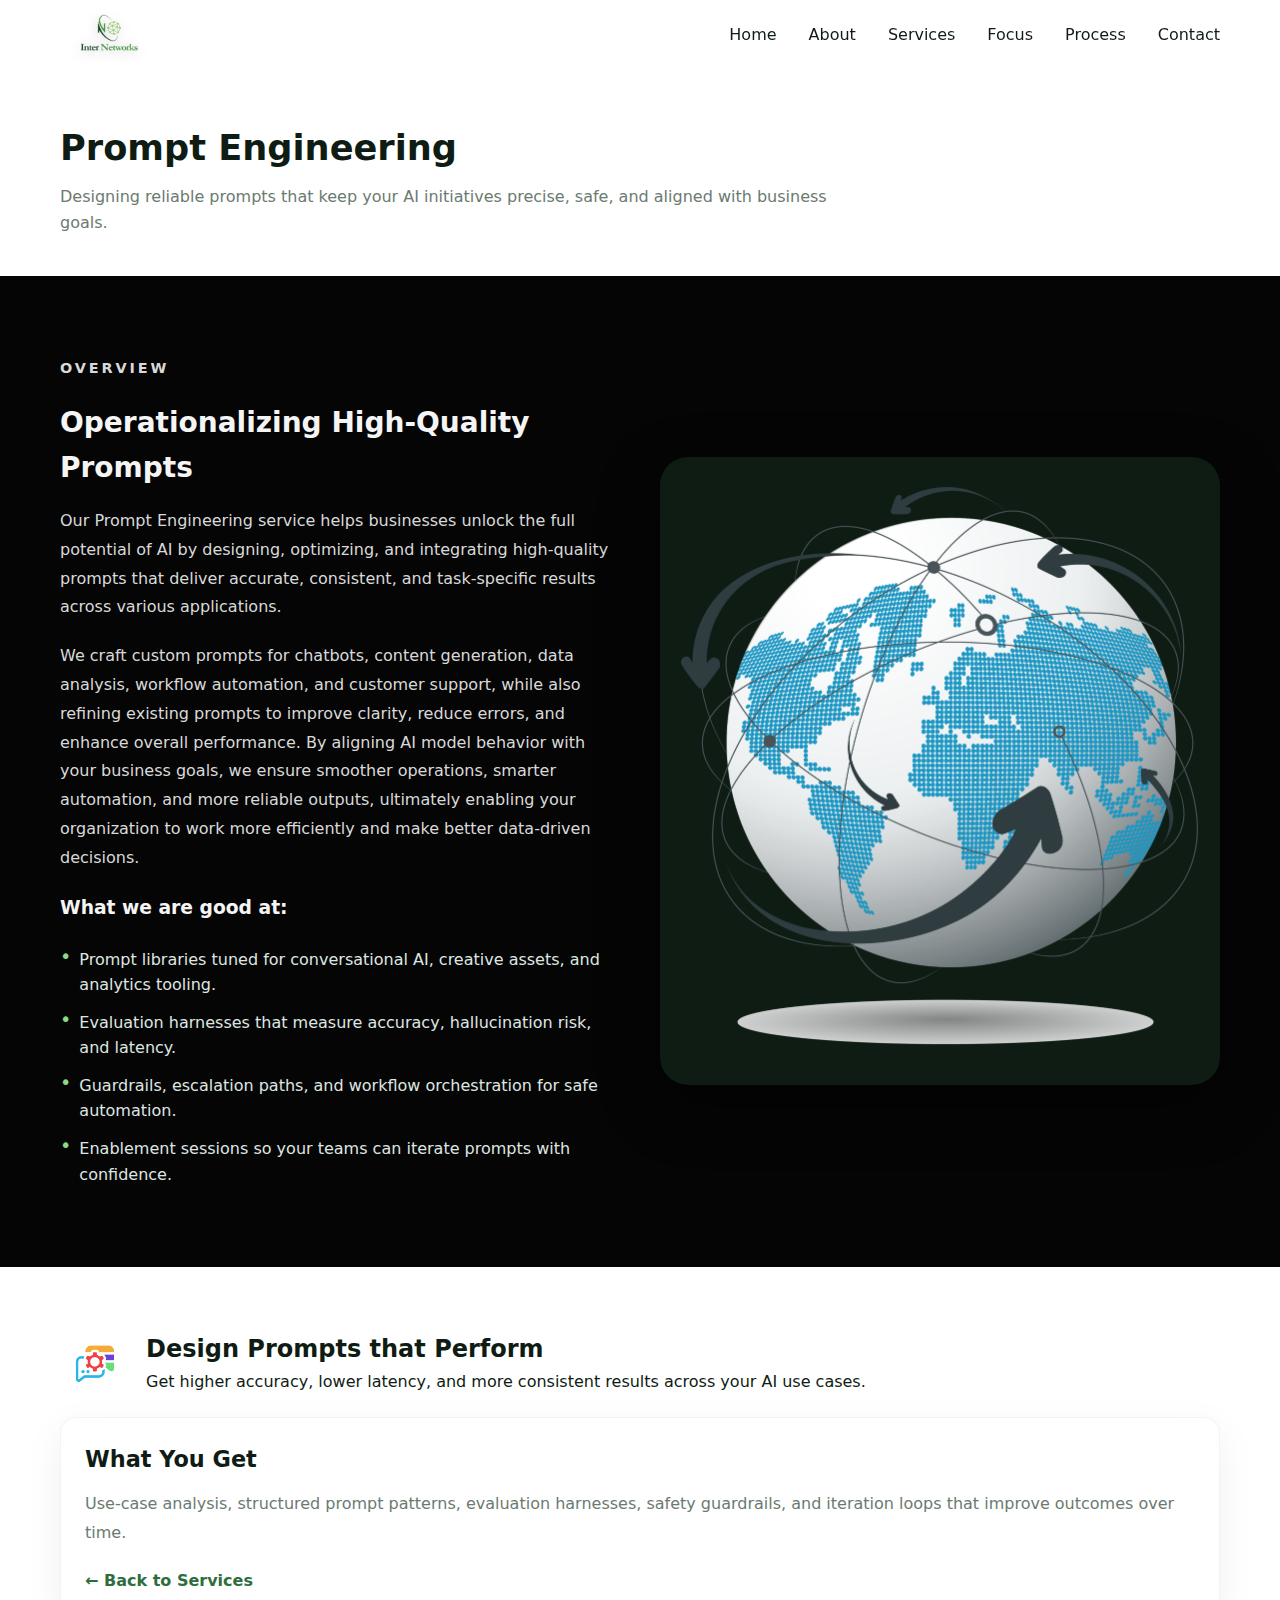
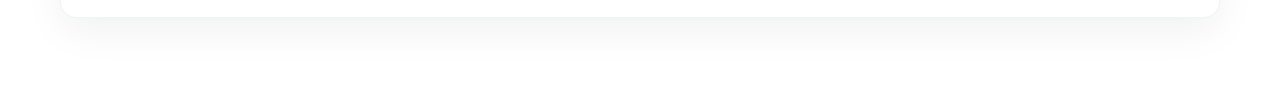
<file: prompt.html>
<!DOCTYPE html>
<html lang="en">

<head>
    <meta charset="UTF-8">
    <meta name="viewport" content="width=device-width, initial-scale=1.0">
    <title>Prompt Engineering - InterNetworks</title>
    <link rel="stylesheet" href="styles.css">
    <link
        href="https://fonts.googleapis.com/css2?family=Poppins:wght@300;400;500;600;700&display=swap"
        rel="stylesheet">
    <link rel="stylesheet"
        href="https://cdnjs.cloudflare.com/ajax/libs/font-awesome/6.0.0/css/all.min.css">
    <link rel="icon" href="ivylogo.png">
    <style>
        .page-hero {
            padding: 120px 0 40px;
            background: var(--surface)
        }

        .page-hero h1 {
            font-size: 2.2rem;
            margin-bottom: .5rem
        }

        .page-hero p {
            color: var(--muted);
            max-width: 800px
        }

        .service-overview {
            padding: 80px 0;
            background: #050505;
            color: #f5f5f5
        }

        .overview-section {
            display: grid;
            grid-template-columns: repeat(auto-fit, minmax(280px, 1fr));
            gap: 40px;
            align-items: center
        }

        .overview-content h2 {
            font-size: 1.75rem;
            margin-bottom: 1rem
        }

        .overview-content p {
            line-height: 1.8;
            margin-bottom: 1.25rem;
            color: #d9d9d9
        }

        .overview-eyebrow {
            letter-spacing: .2em;
            font-size: .9rem;
            text-transform: uppercase;
            margin-bottom: 1rem;
            color: #8fd98b;
            font-weight: 600
        }

        .overview-list {
            list-style: none;
            padding: 0;
            margin: 1.5rem 0 0 0;
            display: flex;
            flex-direction: column;
            gap: .75rem;
            color: #dfe6e2
        }

        .overview-list li {
            display: flex;
            gap: .5rem
        }

        .overview-list li::before {
            content: '•';
            color: #8fd98b;
            font-size: 1.2rem;
            line-height: 1.2rem
        }

        .overview-image {
            background: #0f1c14;
            padding: 12px;
            border-radius: 28px;
            box-shadow: 0 20px 60px rgba(0, 0, 0, .45)
        }

        .overview-image img {
            width: 100%;
            height: 100%;
            display: block;
            border-radius: 20px;
            object-fit: cover
        }

        .service-detail {
            padding: 60px 0 80px
        }

        .service-header {
            display: flex;
            align-items: center;
            gap: 16px;
            margin-bottom: 20px
        }

        .service-header .icon {
            width: 70px;
            height: 70px;
            border-radius: 50%;
            display: flex;
            align-items: center;
            justify-content: center;
            background: transparent
        }

        .service-header .icon img {
            width: 44px;
            height: 44px;
            object-fit: contain;
            display: block
        }

        .service-card {
            background: var(--surface);
            border: 1px solid rgba(87, 196, 106, .12);
            border-radius: 16px;
            box-shadow: 0 12px 40px rgba(0, 0, 0, .06);
            padding: 24px
        }

        .service-card h2 {
            font-size: 1.4rem;
            margin-bottom: .75rem
        }

        .service-card p {
            color: var(--muted);
            line-height: 1.8
        }

        .back-home {
            display: inline-block;
            margin-top: 20px;
            text-decoration: none;
            color: var(--primary-3);
            font-weight: 600
        }
    </style>
    <script>
        document.addEventListener('DOMContentLoaded', () => { window.scrollTo(0, 0) });
    </script>
</head>

<body>
    <nav class="navbar">
        <div class="nav-container">
            <a href="index.html#home" class="nav-logo" aria-label="InterNetworks home">
                <img src="ivylogo.png" alt="InterNetworks logo" class="logo-img">
            </a>
            <ul class="nav-menu">
                <li><a href="index.html#home">Home</a></li>
                <li><a href="index.html#about">About</a></li>
                <li class="has-dropdown">
                    <a href="index.html#services">Services</a>
                    <ul class="dropdown">
                        <li><a href="consulting.html">Consulting Excellence</a></li>
                        <li><a href="augmentation.html">Staff Augmentation</a></li>
                        <li><a href="prompt.html">Prompt Engineering</a></li>
                        <li><a href="business-development.html">Business Development</a></li>
                        <li><a href="autocad.html">AutoCAD Drafting & Data Publishing</a></li>
                    </ul>
                </li>
                <li><a href="index.html#focus">Focus</a></li>
                <li><a href="index.html#process">Process</a></li>
                <li><a href="index.html#contact">Contact</a></li>
            </ul>
            <div class="hamburger"><span></span><span></span><span></span></div>
        </div>
    </nav>

    <section class="page-hero">
        <div class="container">
            <h1>Prompt Engineering</h1>
            <p>Designing reliable prompts that keep your AI initiatives precise, safe, and aligned with business goals.</p>
        </div>
    </section>

    <section class="service-overview">
        <div class="container overview-section">
            <div class="overview-content">
                <p class="overview-eyebrow">Overview</p>
                <h2>Operationalizing High-Quality Prompts</h2>
                <p>Our Prompt Engineering service helps businesses unlock the full potential of AI by designing, optimizing, and integrating high-quality prompts that deliver accurate, consistent, and task-specific results across various applications.</p>
                <p>We craft custom prompts for chatbots, content generation, data analysis, workflow automation, and customer support, while also refining existing prompts to improve clarity, reduce errors, and enhance overall performance. By aligning AI model behavior with your business goals, we ensure smoother operations, smarter automation, and more reliable outputs, ultimately enabling your organization to work more efficiently and make better data-driven decisions.</p>
                <h3>What we are good at:</h3>
                <ul class="overview-list">
                    <li>Prompt libraries tuned for conversational AI, creative assets, and analytics tooling.</li>
                    <li>Evaluation harnesses that measure accuracy, hallucination risk, and latency.</li>
                    <li>Guardrails, escalation paths, and workflow orchestration for safe automation.</li>
                    <li>Enablement sessions so your teams can iterate prompts with confidence.</li>
                </ul>
            </div>
            <div class="overview-image">
                <img src="home.png" alt="Prompt engineering dashboards">
            </div>
        </div>
    </section>

    <section class="service-detail">
        <div class="container">
            <div class="service-header">
                <div class="icon"><img src="prompt.png" alt="Prompt Engineering icon"></div>
                <div>
                    <h2>Design Prompts that Perform</h2>
                    <p>Get higher accuracy, lower latency, and more consistent results across your AI use cases.</p>
                </div>
            </div>
            <div class="service-card">
                <h2>What You Get</h2>
                <p>Use-case analysis, structured prompt patterns, evaluation harnesses, safety guardrails, and iteration loops that improve outcomes over time.</p>
                <a class="back-home" href="index.html#services">← Back to Services</a>
            </div>
        </div>
    </section>
</body>

</html>
</file>
<file: styles.css>
* {
    margin: 0;
    padding: 0;
    box-sizing: border-box;
}

html {
    scroll-behavior: smooth;
}

:root {
    --bg: #ffffff;
    --surface: #ffffff;
    --surface-2: #f6fbf7;
    --text: #0f1c14;
    --muted: #6b7a70;
    --primary: #57c46a;
    --primary-2: #8fd98b;
    --primary-3: #2e6d3d;
}

body {
    font-family: Calibri, "Segoe UI", -apple-system, system-ui, Roboto, Helvetica, Arial, sans-serif;
    line-height: 1.6;
    color: var(--text);
    background: var(--bg);
    overflow-x: hidden;
}

.container {
    max-width: 1200px;
    margin: 0 auto;
    padding: 0 20px;
}

/* Navigation */
.navbar {
    position: fixed;
    top: 0;
    width: 100%;
    background: rgba(255, 255, 255, 0.9);
    backdrop-filter: blur(10px);
    z-index: 1000;
    transition: all 0.3s ease;
}

.nav-container {
    max-width: 1200px;
    margin: 0 auto;
    padding: 0 20px;
    display: flex;
    justify-content: space-between;
    align-items: center;
    height: 70px;
}

.nav-logo {
    display: flex;
    align-items: center;
    gap: .75rem;
    text-decoration: none;
}

.logo-img {
    height: 100px;
    width: auto;
    display: block;
    filter: drop-shadow(0 2px 6px rgba(0, 0, 0, .25));
}

.nav-menu {
    display: flex;
    list-style: none;
    gap: 2rem;
}

.nav-menu a {
    color: var(--text);
    text-decoration: none;
    font-weight: 500;
    transition: color 0.3s ease;
    position: relative;
}

.nav-menu a:hover {
    color: var(--primary-2);
}

.nav-menu a::after {
    content: '';
    position: absolute;
    bottom: -5px;
    left: 0;
    width: 0;
    height: 2px;
    background: linear-gradient(90deg, var(--primary), var(--primary-2));
    transition: width 0.3s ease;
}

.nav-menu a:hover::after {
    width: 100%;
}

.hamburger {
    display: none;
    flex-direction: column;
    cursor: pointer;
}

.nav-ask>a {
    padding: 8px 18px;
    border-radius: 999px;
    background: #ffffff;
    color: #000000;
    box-shadow: 0 2px 6px rgba(0, 0, 0, 0.08);
    font-weight: 600;
}

.nav-ask>a::after {
    display: none;
}

.nav-ask>a:hover {
    color: var(--primary-3);
}
/* Navbar dropdown */
.nav-menu li {
    position: relative;
}

.nav-menu .dropdown {
    display: none;
    position: absolute;
    top: 100%;
    left: 0;
    background: #ffffff;
    border: 1px solid rgba(0, 0, 0, 0.06);
    box-shadow: 0 8px 20px rgba(0, 0, 0, 0.08);
    border-radius: 8px;
    list-style: none;
    padding: 10px 0;
    min-width: 220px;
    z-index: 1001;
}

.nav-menu .dropdown li {
    margin: 0;
}

.nav-menu .dropdown a {
    display: block;
    padding: 10px 16px;
    color: var(--text);
    font-weight: 500;
}

.nav-menu .dropdown a:hover {
    background: var(--surface-2);
    color: var(--primary-3);
}

.nav-menu li:hover>.dropdown {
    display: block;
}

.hamburger span {
    width: 25px;
    height: 3px;
    background: #0f1c14;
    margin: 3px 0;
    transition: 0.3s;
}

/* Hero Section */
.hero {
    min-height: 100vh;
    display: flex;
    align-items: center;
    position: relative;
    background: #ffffff;
    overflow: hidden;
}

.hero-background {
    position: absolute;
    top: 0;
    left: 0;
    width: 100%;
    height: 100%;
    z-index: 1;
}

/* Techy moving background objects */
.hero::before,
.hero::after {
    content: '';
    position: absolute;
    inset: -20% -10% -20% -10%;
    background-repeat: no-repeat;
    pointer-events: none;
}

.hero::before {
    background: none;
    animation: none;
    opacity: 1;
}

.hero::after {
    background-image:
        radial-gradient(460px 220px at 12% 20%, rgba(143, 217, 139, .18), transparent 60%),
        radial-gradient(520px 240px at 88% 70%, rgba(87, 196, 106, .16), transparent 60%);
    transform: translateZ(0);
    animation: floatBlobs 16s ease-in-out infinite alternate;
}

/* codeFall removed */

@keyframes floatBlobs {
    from {
        transform: translateY(0);
    }

    to {
        transform: translateY(20px);
    }
}

.tech-shapes {
    display: none;
}

/* Floating coding icons layer */
.hero-icons {
    position: absolute;
    inset: 0;
    pointer-events: none;
    z-index: 1;
}

.hero-icons i {
    position: absolute;
    color: rgba(46, 109, 61, 0.24);
    font-size: 24px;
    animation: iconDrift 8s ease-in-out infinite;
}

/* disperse icons */
.hero-icons i:nth-child(1) {
    top: 8%;
    left: 6%;
    animation-delay: 0s;
    font-size: 20px;
}

.hero-icons i:nth-child(2) {
    top: 22%;
    left: 28%;
    animation-delay: 1s;
}

.hero-icons i:nth-child(3) {
    top: 16%;
    right: 18%;
    animation-delay: 2s;
    font-size: 30px;
}

.hero-icons i:nth-child(4) {
    top: 35%;
    left: 15%;
    animation-delay: 1.5s;
}

.hero-icons i:nth-child(5) {
    top: 42%;
    right: 8%;
    animation-delay: 2.5s;
}

.hero-icons i:nth-child(6) {
    top: 56%;
    left: 26%;
    animation-delay: 3s;
    font-size: 32px;
}

.hero-icons i:nth-child(7) {
    top: 62%;
    right: 24%;
    animation-delay: 0.5s;
}

.hero-icons i:nth-child(8) {
    top: 74%;
    left: 10%;
    animation-delay: 2.2s;
    font-size: 26px;
}

.hero-icons i:nth-child(9) {
    top: 76%;
    right: 14%;
    animation-delay: 3.2s;
}

.hero-icons i:nth-child(10) {
    top: 50%;
    right: 40%;
    animation-delay: .8s;
}

.hero-icons i:nth-child(11) {
    top: 8%;
    right: 8%;
    animation-delay: 1.8s;
}

.hero-icons i:nth-child(12) {
    top: 28%;
    right: 46%;
    animation-delay: 2.8s;
}

.hero-icons i:nth-child(13) {
    top: 66%;
    left: 46%;
    animation-delay: 1.2s;
}

.hero-icons i:nth-child(14) {
    top: 38%;
    right: 60%;
    animation-delay: 2.2s;
}

.hero-icons i:nth-child(15) {
    top: 86%;
    right: 32%;
    animation-delay: 3.6s;
}

.hero-icons i:nth-child(16) {
    top: 12%;
    left: 42%;
    animation-delay: .6s;
}

.hero-icons i:nth-child(17) {
    top: 32%;
    right: 32%;
    animation-delay: 1.4s;
}

.hero-icons i:nth-child(18) {
    top: 58%;
    left: 6%;
    animation-delay: 2.6s;
}

.hero-icons i:nth-child(19) {
    top: 68%;
    right: 6%;
    animation-delay: 1.9s;
    font-size: 22px;
}

.hero-icons i:nth-child(20) {
    top: 46%;
    left: 48%;
    animation-delay: 2.4s;
    font-size: 34px;
}

.hero-icons i:nth-child(21) {
    top: 24%;
    right: 12%;
    animation-delay: .9s;
}

.hero-icons i:nth-child(22) {
    top: 78%;
    left: 28%;
    animation-delay: 1.7s;
}

.hero-icons i:nth-child(23) {
    top: 82%;
    right: 44%;
    animation-delay: 2.3s;
}

.hero-icons i:nth-child(24) {
    top: 14%;
    right: 42%;
    animation-delay: 3.1s;
}

.hero-icons i:nth-child(25) {
    top: 40%;
    left: 60%;
    animation-delay: 2.1s;
    font-size: 28px;
}

.hero-icons i:nth-child(26) {
    top: 10%;
    left: 52%;
    animation-delay: 0.3s;
    font-size: 22px;
}

.hero-icons i:nth-child(27) {
    top: 20%;
    left: 64%;
    animation-delay: 1.1s;
    font-size: 26px;
}

.hero-icons i:nth-child(28) {
    top: 30%;
    left: 72%;
    animation-delay: 2.3s;
    font-size: 20px;
}

.hero-icons i:nth-child(29) {
    top: 44%;
    left: 8%;
    animation-delay: 0.7s;
    font-size: 30px;
}

.hero-icons i:nth-child(30) {
    top: 52%;
    right: 52%;
    animation-delay: 1.5s;
    font-size: 24px;
}

.hero-icons i:nth-child(31) {
    top: 64%;
    left: 52%;
    animation-delay: 2.7s;
    font-size: 28px;
}

.hero-icons i:nth-child(32) {
    top: 70%;
    right: 28%;
    animation-delay: 0.4s;
    font-size: 22px;
}

.hero-icons i:nth-child(33) {
    top: 80%;
    left: 36%;
    animation-delay: 1.8s;
    font-size: 26px;
}

.hero-icons i:nth-child(34) {
    top: 6%;
    right: 54%;
    animation-delay: 2.5s;
    font-size: 32px;
}

.hero-icons i:nth-child(35) {
    top: 16%;
    left: 74%;
    animation-delay: 0.8s;
    font-size: 20px;
}

.hero-icons i:nth-child(36) {
    top: 26%;
    right: 16%;
    animation-delay: 1.6s;
    font-size: 28px;
}

.hero-icons i:nth-child(37) {
    top: 48%;
    left: 20%;
    animation-delay: 2.2s;
    font-size: 24px;
}

.hero-icons i:nth-child(38) {
    top: 54%;
    right: 36%;
    animation-delay: 0.5s;
    font-size: 30px;
}

.hero-icons i:nth-child(39) {
    top: 72%;
    left: 44%;
    animation-delay: 1.3s;
    font-size: 22px;
}

.hero-icons i:nth-child(40) {
    top: 84%;
    right: 20%;
    animation-delay: 2.6s;
    font-size: 26px;
}

.hero-icons i:nth-child(41) {
    top: 4%;
    left: 30%;
    animation-delay: 1.9s;
    font-size: 28px;
}

.hero-icons i:nth-child(42) {
    top: 34%;
    left: 58%;
    animation-delay: 0.6s;
    font-size: 24px;
}

.hero-icons i:nth-child(43) {
    top: 60%;
    right: 48%;
    animation-delay: 2.4s;
    font-size: 30px;
}

.hero-icons i:nth-child(44) {
    top: 88%;
    left: 22%;
    animation-delay: 1.2s;
    font-size: 22px;
}

.hero-icons i:nth-child(45) {
    top: 18%;
    right: 64%;
    animation-delay: 2.8s;
    font-size: 26px;
}

@keyframes iconDrift {
    0% {
        transform: translate(0, 0) scale(1) rotate(0deg);
        opacity: .55;
    }

    50% {
        transform: translate(6px, -12px) scale(1.06) rotate(2deg);
        opacity: .9;
    }

    100% {
        transform: translate(0, 0) scale(1) rotate(0deg);
        opacity: .55;
    }
}

.shape {
    position: absolute;
    background: rgba(87, 196, 106, 0.08);
    border: 1px solid rgba(87, 196, 106, 0.2);
    animation: float 6s ease-in-out infinite;
}

.shape-1 {
    width: 200px;
    height: 200px;
    top: 20%;
    left: 10%;
    border-radius: 30% 70% 70% 30% / 30% 30% 70% 70%;
    animation-delay: 0s;
}

.shape-2 {
    width: 150px;
    height: 150px;
    top: 60%;
    right: 15%;
    border-radius: 50%;
    animation-delay: 2s;
}

.shape-3 {
    width: 100px;
    height: 100px;
    top: 30%;
    right: 30%;
    border-radius: 20% 80% 80% 20% / 20% 20% 80% 80%;
    animation-delay: 4s;
}

@keyframes float {

    0%,
    100% {
        transform: translateY(0px) rotate(0deg);
    }

    50% {
        transform: translateY(-20px) rotate(180deg);
    }
}

.hero-content {
    text-align: center;
    color: var(--text);
    z-index: 2;
    position: relative;
    max-width: 800px;
    padding: 0 20px;
    animation: fadeInUp 1s ease-out;
    padding-top: 0;
    padding-bottom: 0;
}

.hero-logo {
    height: 140px;
    margin: 0 auto 1.25rem;
    opacity: .98;
}

.hero-logo.big {
    height: 520px;
    max-width: 100%;
    width: auto;
    display: block;
    margin-left: auto;
}

.hero-title {
    font-size: 4.2rem;
    font-weight: 700;
    margin-bottom: 1rem;
    background: linear-gradient(90deg, #2e6d3d, #8fd98b);
    -webkit-background-clip: text;
    -webkit-text-fill-color: transparent;
    background-clip: text;
    color: transparent;
    letter-spacing: 0.5px;
}

.hero-tagline {
    font-size: 2rem;
    font-weight: 700;
    margin-bottom: .75rem;
    color: #2c8a4d;
}

.hero-description {
    font-size: 1.4rem;
    font-weight: 700;
    margin-bottom: 1.6rem;
    opacity: 0.9;
    max-width: 600px;
    margin-left: 0;
    margin-right: 0;
}

/* Two-column layout */
.hero-grid {
    display: grid;
    grid-template-columns: 1.1fr 0.9fr;
    align-items: center;
    gap: 2rem;
}

.hero-left {
    text-align: left;
}

.hero-right {
    display: flex;
    justify-content: flex-end;
}

.cta-button {
    background: #ffffff;
    color: #000000;
    border: 2px solid var(--primary-3);
    padding: 15px 40px;
    font-size: 1.1rem;
    font-weight: 600;
    border-radius: 50px;
    cursor: pointer;
    transition: all 0.3s ease;
    text-transform: uppercase;
    letter-spacing: 1px;
    box-shadow: 0 2px 10px rgba(0, 0, 0, 0.08);
    text-decoration: none;
    display: inline-block;
}

.cta-button:hover {
    transform: translateY(-3px);
    box-shadow: 0 6px 18px rgba(0, 0, 0, 0.12);
    color: var(--primary-3);

}

/* Robot CTA styles */
.robot-cta {
    position: relative;
    display: inline-flex;
    flex-direction: column;
    align-items: center;
    gap: 6px;
    margin-top: 10px;
}

.robot-arm {
    display: block;
    margin: 0 auto;
}

.robot-button {
    transform-origin: center;
    transition: transform .3s ease, box-shadow .3s ease;
}

.robot-cta:hover .robot-button {
    transform: translateY(-6px);
    box-shadow: 0 14px 36px rgba(87, 196, 106, .35);
}

.robot-cta:hover .claw path:first-child {
    transform: translateY(2px);
}

.robot-cta:hover .claw path:last-child {
    transform: translateY(-2px);
}

.claw path {
    transition: transform .25s ease;
}

@keyframes fadeInUp {
    from {
        opacity: 0;
        transform: translateY(30px);
    }

    to {
        opacity: 1;
        transform: translateY(0);
    }
}

/* Section Headers */
.section-header {
    text-align: center;
    margin-bottom: 4rem;
}

.section-header h2 {
    font-size: 2.5rem;
    font-weight: 700;
    color: var(--text);
    margin-bottom: 1rem;
}

.section-divider {
    width: 80px;
    height: 4px;
    background: linear-gradient(45deg, var(--primary), var(--primary-2));
    margin: 0 auto;
    border-radius: 2px;
}

.section-subtitle {
    margin-top: 1rem;
    color: var(--muted);
    max-width: 600px;
    margin-left: auto;
    margin-right: auto;
}

/* About Section */
.about {
    padding: 100px 0;
    background: var(--surface);
}

.about-content {
    display: grid;
    grid-template-columns: 2fr 1fr;
    gap: 4rem;
    align-items: center;
}

.about-text p {
    font-size: 1.1rem;
    margin-bottom: 1.5rem;
    color: var(--muted);
    line-height: 1.8;
}

.about-stats {
    display: flex;
    flex-direction: column;
    gap: 2rem;
}

.stat-item {
    text-align: center;
    padding: 2rem;
    background: var(--surface-2);
    border-radius: 15px;
    box-shadow: 0 5px 20px rgba(0, 0, 0, 0.25);
    transition: transform 0.3s ease;
}

.stat-item:hover {
    transform: translateY(-5px);
}

.stat-number {
    font-size: 3rem;
    font-weight: 700;
    color: var(--primary-2);
    margin-bottom: 0.5rem;
}

.stat-label {
    font-size: 1rem;
    color: var(--muted);
    font-weight: 500;
}

/* Services Section */
.services {
    padding: 100px 0;
    background: var(--bg);
}

/* Services Grid (formerly focus-grid style) */
.services-grid {
    display: grid;
    grid-template-columns: repeat(3, 1fr);
    gap: 2rem;
}

.service-item {
    background: var(--surface);
    padding: 2.5rem;
    border-radius: 15px;
    text-align: center;
    box-shadow: 0 5px 20px rgba(0, 0, 0, 0.08);
    transition: all 0.3s ease;
    position: relative;
    overflow: hidden;
}

.service-item::after {
    content: '';
    position: absolute;
    top: 0;
    left: 0;
    width: 100%;
    height: 4px;
    background: linear-gradient(45deg, var(--primary), var(--primary-2));
    transform: scaleX(0);
    transition: transform 0.3s ease;
}

.service-item:hover::after {
    transform: scaleX(1);
}

.service-item:hover {
    transform: translateY(-5px);
    box-shadow: 0 15px 40px rgba(87, 255, 143, 0.15);
}

.service-item .service-icon {
    width: 70px;
    height: 70px;
    background: transparent;
    border-radius: 50%;
    display: flex;
    align-items: center;
    justify-content: center;
    margin: 0 auto 1.5rem;
    transition: transform 0.3s ease;
}

.service-item:hover .service-icon {
    transform: scale(1.1);
}

.service-item .service-icon i {
    font-size: 1.8rem;
    color: var(--primary-3);
}

.service-item .service-icon img {
    width: 38px;
    height: 38px;
    object-fit: contain;
    display: block;
}

/* Prime Focus: remove green tile bg, support PNG icons */
.focus-icon-slide {
    width: 90px;
    height: 90px;
    background: transparent;
    border-radius: 18px;
    display: flex;
    align-items: center;
    justify-content: center;
    color: #0b1410;
}

.focus-icon-slide img {
    width: 56px;
    height: 56px;
    object-fit: contain;
    display: block;
}

.service-item h3 {
    font-size: 1.3rem;
    font-weight: 600;
    color: var(--text);
    margin-bottom: 1rem;
}

.service-item p {
    color: var(--muted);
    line-height: 1.6;
}

/* Reviews Section */
.reviews {
    padding: 80px 0;
    background: var(--surface);
}

.reviews-grid {
    display: grid;
    grid-template-columns: repeat(auto-fit, minmax(260px, 1fr));
    gap: 2rem;
}

.review-card {
    background: #ffffff;
    border-radius: 18px;
    border: 1px solid rgba(87, 196, 106, 0.12);
    padding: 2rem;
    box-shadow: 0 12px 35px rgba(0, 0, 0, 0.07);
    position: relative;
    overflow: hidden;
}

.review-card::before {
    content: '“';
    position: absolute;
    top: 10px;
    left: 20px;
    font-size: 4rem;
    color: rgba(143, 217, 139, 0.2);
    font-family: "Times New Roman", serif;
}

.review-quote {
    font-size: 1rem;
    line-height: 1.8;
    color: var(--text);
    margin-bottom: 1.5rem;
}

.review-rating {
    color: #f5b100;
    margin-bottom: 1rem;
    display: flex;
    gap: 4px;
    font-size: 1rem;
}

.review-author h4 {
    font-size: 1.1rem;
    margin-bottom: 0.25rem;
    color: var(--primary-3);
}

.review-author span {
    color: var(--muted);
    font-size: 0.95rem;
}

.review-links {
    margin-top: 0.5rem;
    display: flex;
    gap: 0.5rem;
}

.review-links a {
    color: var(--primary-3);
    font-size: 1.1rem;
    transition: color 0.2s ease, transform 0.2s ease;
}

.review-links a:hover {
    color: var(--primary-2);
    transform: translateY(-1px);
}

/* Recommendation Section */
.recommendation {
    padding: 90px 0;
    background: linear-gradient(180deg, #f7fbf8 0%, #ffffff 100%);
}

.recommendation-card {
    display: grid;
    grid-template-columns: 300px 1fr;
    gap: 2rem;
    align-items: start;
    background: #ffffff;
    border: 1px solid rgba(87, 196, 106, 0.2);
    border-radius: 18px;
    padding: 2rem;
    box-shadow: 0 15px 40px rgba(0, 0, 0, 0.08);
}

.recommendation-photo img {
    width: 100%;
    aspect-ratio: 1 / 1;
    object-fit: cover;
    border-radius: 16px;
    box-shadow: 0 8px 24px rgba(0, 0, 0, 0.16);
}

.recommendation-quote {
    color: var(--text);
    line-height: 1.75;
    margin-bottom: 1rem;
    font-size: 1.03rem;
}

.recommendation-author {
    margin-top: 1.25rem;
}

.recommendation-author h4 {
    font-size: 1.25rem;
    color: var(--primary-3);
    margin-bottom: 0.2rem;
}

.recommendation-author span {
    color: var(--muted);
    font-size: 1rem;
}

.recommendation-links {
    margin-top: 0.75rem;
}

.recommendation-links a {
    color: #0a66c2;
    font-size: 1.35rem;
    transition: transform 0.2s ease, color 0.2s ease;
}

.recommendation-links a:hover {
    color: #004182;
    transform: translateY(-1px);
}


/* Focus Section */
.focus {
    padding: 100px 0;
    background: #f7fbf8;
}

/* Horizontal slideshow for focus (formerly services-scroller style) */
.focus-scroller {
    display: flex;
    gap: 2rem;
    overflow-x: auto;
    scroll-snap-type: x mandatory;
    padding-bottom: 10px;
    -webkit-overflow-scrolling: touch;
    overscroll-behavior-x: contain;
}

.focus-scroller::-webkit-scrollbar {
    height: 8px;
}

.focus-scroller::-webkit-scrollbar-thumb {
    background: rgba(87, 196, 106, 0.3);
    border-radius: 10px;
}

.focus-slide {
    flex: 0 0 85%;
    max-width: 85%;
    min-height: 220px;
    background: var(--surface);
    border: 1px solid rgba(87, 196, 106, 0.18);
    border-radius: 16px;
    display: grid;
    grid-template-columns: 120px 1fr;
    align-items: center;
    gap: 1.25rem;
    padding: 2rem;
    scroll-snap-align: center;
    box-shadow: 0 10px 30px rgba(0, 0, 0, 0.08);
    transition: transform .35s ease, box-shadow .35s ease, border-color .35s ease;
}

.focus-slide:hover {
    transform: translateY(-6px);
    box-shadow: 0 18px 55px rgba(87, 196, 106, 0.20);
    border-color: rgba(87, 196, 106, 0.35);
}

.focus-icon-slide {
    width: 90px;
    height: 90px;
    background: transparent;
    border-radius: 18px;
    display: flex;
    align-items: center;
    justify-content: center;
    color: #0b1410;
}

.focus-icon-slide i {
    font-size: 2rem;
    color: #0b1410;
}

.focus-copy h3 {
    font-size: 1.6rem;
    font-weight: 600;
    color: var(--text);
    margin-bottom: .5rem;
}

.focus-copy p {
    color: var(--muted);
    line-height: 1.7;
}

/* Process Section */
.process {
    padding: 100px 0;
    background: var(--bg);
}

.process-steps {
    display: flex;
    align-items: center;
    justify-content: center;
    flex-wrap: wrap;
    gap: 2rem;
}

.process-step {
    background: var(--surface);
    padding: 2rem;
    border-radius: 15px;
    text-align: center;
    box-shadow: 0 5px 20px rgba(0, 0, 0, 0.08);
    transition: all 0.3s ease;
    position: relative;
    min-width: 200px;
    flex: 1;
    max-width: 250px;
}

.process-step:hover {
    transform: translateY(-5px);
    box-shadow: 0 15px 40px rgba(87, 255, 143, 0.15);
}

.step-number {
    width: 60px;
    height: 60px;
    background: transparent;
    border-radius: 50%;
    display: flex;
    align-items: center;
    justify-content: center;
    margin: 0 auto 1.5rem;
    font-size: 1.5rem;
    font-weight: 700;
    color: var(--primary-2);
    transition: transform 0.3s ease;
}

.process-step:hover .step-number {
    transform: scale(1.1);
}

.step-content h3 {
    font-size: 1.3rem;
    font-weight: 600;
    color: var(--text);
    margin-bottom: 1rem;
}

.step-content p {
    color: var(--muted);
    line-height: 1.6;
    font-size: 0.9rem;
}

.process-arrow {
    color: var(--primary-2);
    font-size: 1.5rem;
    transition: transform 0.3s ease;
}

.process-arrow:hover {
    transform: scale(1.2);
}

/* Footer */
.footer {
    background: #0a130e;
    color: var(--text);
    padding: 60px 0 20px;
}

.footer-content {
    display: grid;
    grid-template-columns: repeat(auto-fit, minmax(250px, 1fr));
    gap: 2rem;
    margin-bottom: 2rem;
}

.footer-section h3 {
    color: var(--primary-2);
    font-size: 1.5rem;
    margin-bottom: 1rem;
}

.footer-section h4 {
    color: var(--primary-2);
    font-size: 1.2rem;
    margin-bottom: 1rem;
}

.footer-section p {
    color: var(--muted);
    line-height: 1.6;
    margin-bottom: 1rem;
}

.footer-section ul {
    list-style: none;
}

.footer-section ul li {
    margin-bottom: 0.5rem;
}

.footer-section ul li a {
    color: var(--muted);
    text-decoration: none;
    transition: color 0.3s ease;
}

.footer-section ul li a:hover {
    color: var(--primary-2);
}

.social-links {
    display: flex;
    gap: 1rem;
    margin-top: 1rem;
}

.social-links a {
    width: 40px;
    height: 40px;
    background: rgba(143, 217, 139, 0.1);
    border: 1px solid rgba(143, 217, 139, 0.25);
    border-radius: 50%;
    display: flex;
    align-items: center;
    justify-content: center;
    color: var(--primary-2);
    text-decoration: none;
    transition: all 0.3s ease;
}

.social-links a:hover {
    background: var(--primary-2);
    color: #0b1410;
    transform: translateY(-3px);
}

.contact-info p {
    display: flex;
    align-items: center;
    gap: 0.5rem;
    margin-bottom: 0.5rem;
}

.contact-info i {
    color: var(--primary-2);
    width: 20px;
}

.footer-bottom {
    text-align: center;
    padding-top: 2rem;
    border-top: 1px solid rgba(143, 217, 139, 0.2);
    color: var(--muted);
}

/* Scroll Animations */
.fade-in {
    opacity: 0;
    transform: translateY(30px);
    transition: all 0.6s ease;
}

.fade-in.visible {
    opacity: 1;
    transform: translateY(0);
}

/* Responsive Design */
@media (max-width: 1024px) {
    .services-grid {
        grid-template-columns: repeat(2, 1fr);
    }
}

@media (max-width: 768px) {
    .hamburger {
        display: flex;
    }

    .nav-menu {
        position: fixed;
        left: -100%;
        top: 70px;
        flex-direction: column;
        background-color: #0a130e;
        width: 100%;
        text-align: center;
        transition: 0.3s;
        box-shadow: 0 10px 27px rgba(0, 0, 0, 0.05);
        padding: 2rem 0;
    }

    .nav-menu.active {
        left: 0;
    }

    .nav-menu li {
        margin: 1rem 0;
    }

    .hamburger.active span:nth-child(2) {
        opacity: 0;
    }

    .hamburger.active span:nth-child(1) {
        transform: translateY(8px) rotate(45deg);
    }

    .hamburger.active span:nth-child(3) {
        transform: translateY(-8px) rotate(-45deg);
    }

    .hero-title {
        font-size: 2.5rem;
    }

    .hero-tagline {
        font-size: 1.2rem;
    }

    .hero-logo {
        height: 320px;
    }

    .hero-description {
        font-size: 1rem;
    }

    .section-header h2 {
        font-size: 2rem;
    }

    .about-content {
        grid-template-columns: 1fr;
        gap: 2rem;
    }

    .about-stats {
        flex-direction: row;
        justify-content: space-around;
    }

    .stat-item {
        padding: 1rem;
    }

    .stat-number {
        font-size: 2rem;
    }

    .focus-slide {
        flex-basis: 92%;
        max-width: 92%;
    }

    .services-grid {
        grid-template-columns: 1fr;
    }

    .process-steps {
        flex-direction: column;
    }

    .process-arrow {
        transform: rotate(90deg);
    }

    .footer-content {
        grid-template-columns: 1fr;
        text-align: center;
    }

    .social-links {
        justify-content: center;
    }

    .hero-grid {
        grid-template-columns: 1fr;
    }

    .hero-left {
        text-align: center;
    }

    .hero-right {
        justify-content: center;
        margin-top: 1rem;
    }

    .hero-logo.big {
        height: 260px;
    }
}

@media (max-width: 480px) {
    .container {
        padding: 0 15px;
    }

    .hero-title {
        font-size: 2rem;
    }

    .hero-tagline {
        font-size: 1rem;
    }

    .hero-logo {
        height: 110px;
    }

    .cta-button {
        padding: 12px 30px;
        font-size: 1rem;
    }

    .service-item,
    .process-step {
        padding: 1.5rem;
    }

    .about-stats {
        flex-direction: column;
        gap: 1rem;
    }
}

/* Additional Animations */
@keyframes slideInLeft {
    from {
        opacity: 0;
        transform: translateX(-50px);
    }

    to {
        opacity: 1;
        transform: translateX(0);
    }
}

@keyframes slideInRight {
    from {
        opacity: 0;
        transform: translateX(50px);
    }

    to {
        opacity: 1;
        transform: translateX(0);
    }
}

@keyframes pulse {
    0% {
        transform: scale(1);
    }

    50% {
        transform: scale(1.05);
    }

    100% {
        transform: scale(1);
    }
}

/* Utility Classes */
.text-center {
    text-align: center;
}

.mb-1 {
    margin-bottom: 0.5rem;
}

.mb-2 {
    margin-bottom: 1rem;
}

.mb-3 {
    margin-bottom: 1.5rem;
}

.mb-4 {
    margin-bottom: 2rem;
}

.mt-1 {
    margin-top: 0.5rem;
}

.mt-2 {
    margin-top: 1rem;
}

.mt-3 {
    margin-top: 1.5rem;
}

.mt-4 {
    margin-top: 2rem;
}

.hero-tech {
    position: relative;
    display: inline-block;
    padding: 24px 28px 18px;
    border-radius: 28px;
    background: #ffffff;
    border: 1px solid rgba(87, 196, 106, 0.18);
    box-shadow: 0 12px 40px rgba(0, 0, 0, 0.06);
    overflow: hidden;
    isolation: isolate;
}

.hero-tech::before {
    content: '';
    position: absolute;
    inset: 0;
    background:
        repeating-linear-gradient(45deg, rgba(46, 109, 61, 0.18) 0 1px, transparent 1px 26px),
        repeating-linear-gradient(-45deg, rgba(143, 217, 139, 0.22) 0 1px, transparent 1px 26px),
        radial-gradient(600px 280px at 20% 15%, rgba(87, 196, 106, 0.18), transparent 60%),
        radial-gradient(600px 280px at 80% 80%, rgba(143, 217, 139, 0.18), transparent 60%);
    opacity: .6;
    pointer-events: none;
}

/* Ensure content sits above the grid */
.hero-tech>* {
    position: relative;
    z-index: 1;
}

/* Hero Stage (dark, modern panel inspired by reference) */
.hero-stage {
    position: relative;
    width: min(1100px, 92%);
    border-radius: 28px;
    padding: 72px 48px 96px;
    background: #ffffff;
    box-shadow: 0 30px 70px rgba(0, 0, 0, .06);
    border: 1px solid rgba(87, 196, 106, .12);
    overflow: hidden;
}

/* Stars layer */
.hero-stage::before {
    content: '';
    position: absolute;
    inset: 0;
    background-image:
        radial-gradient(rgba(0, 0, 0, .28) 1px, transparent 1.6px),
        radial-gradient(rgba(87, 196, 106, .35) 1px, transparent 1.6px),
        radial-gradient(rgba(0, 0, 0, .18) 1px, transparent 1.4px);
    background-size: 22px 22px, 28px 28px, 34px 34px;
    background-position: 0 0, 6px 8px, 12px 4px;
    opacity: .45;
}

/* Horizon glow */
.hero-stage::after {
    content: '';
    position: absolute;
    left: -10%;
    right: -10%;
    bottom: -40px;
    height: 320px;
    background: radial-gradient(60% 80% at 50% 100%, rgba(87, 196, 106, .25), rgba(87, 196, 106, 0) 70%);
    filter: blur(12px);
}

/* Ensure content sits above decorative layers */
.hero-stage>* {
    position: relative;
    z-index: 1;
}
</file>
